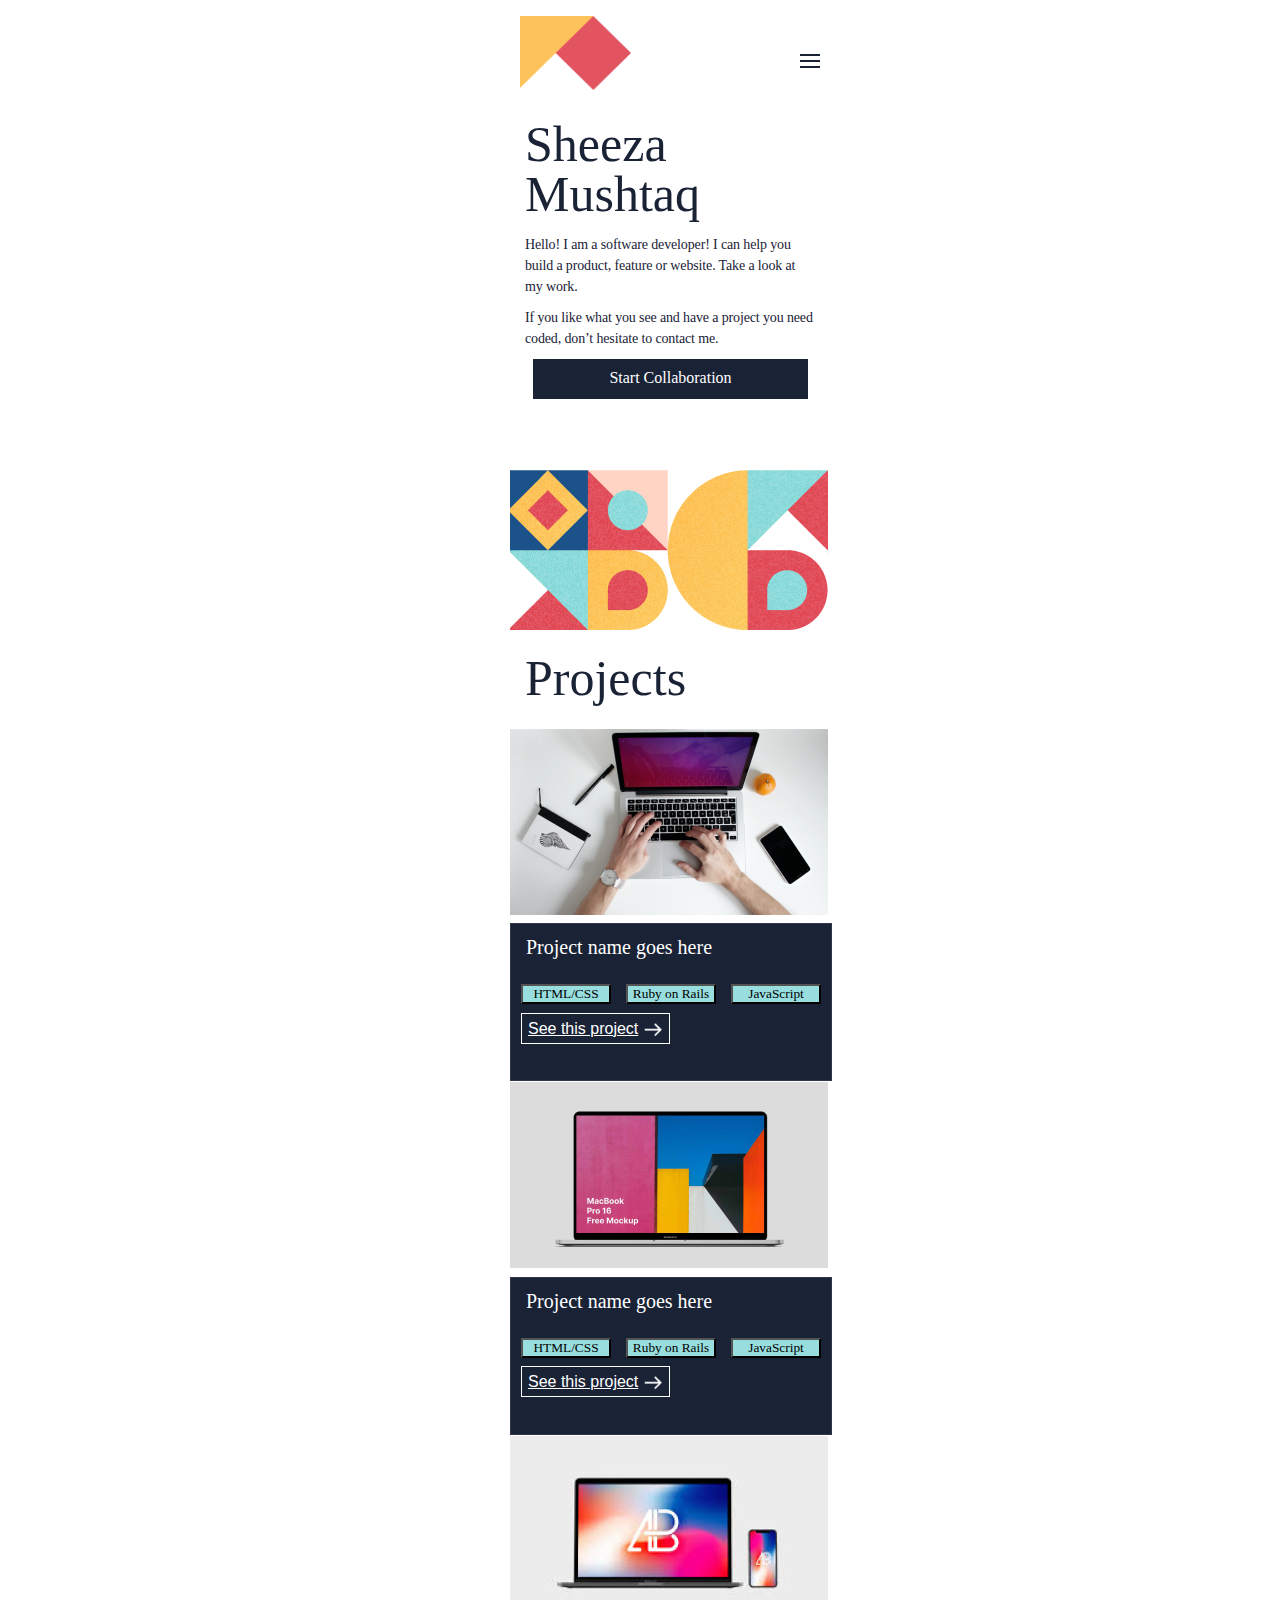
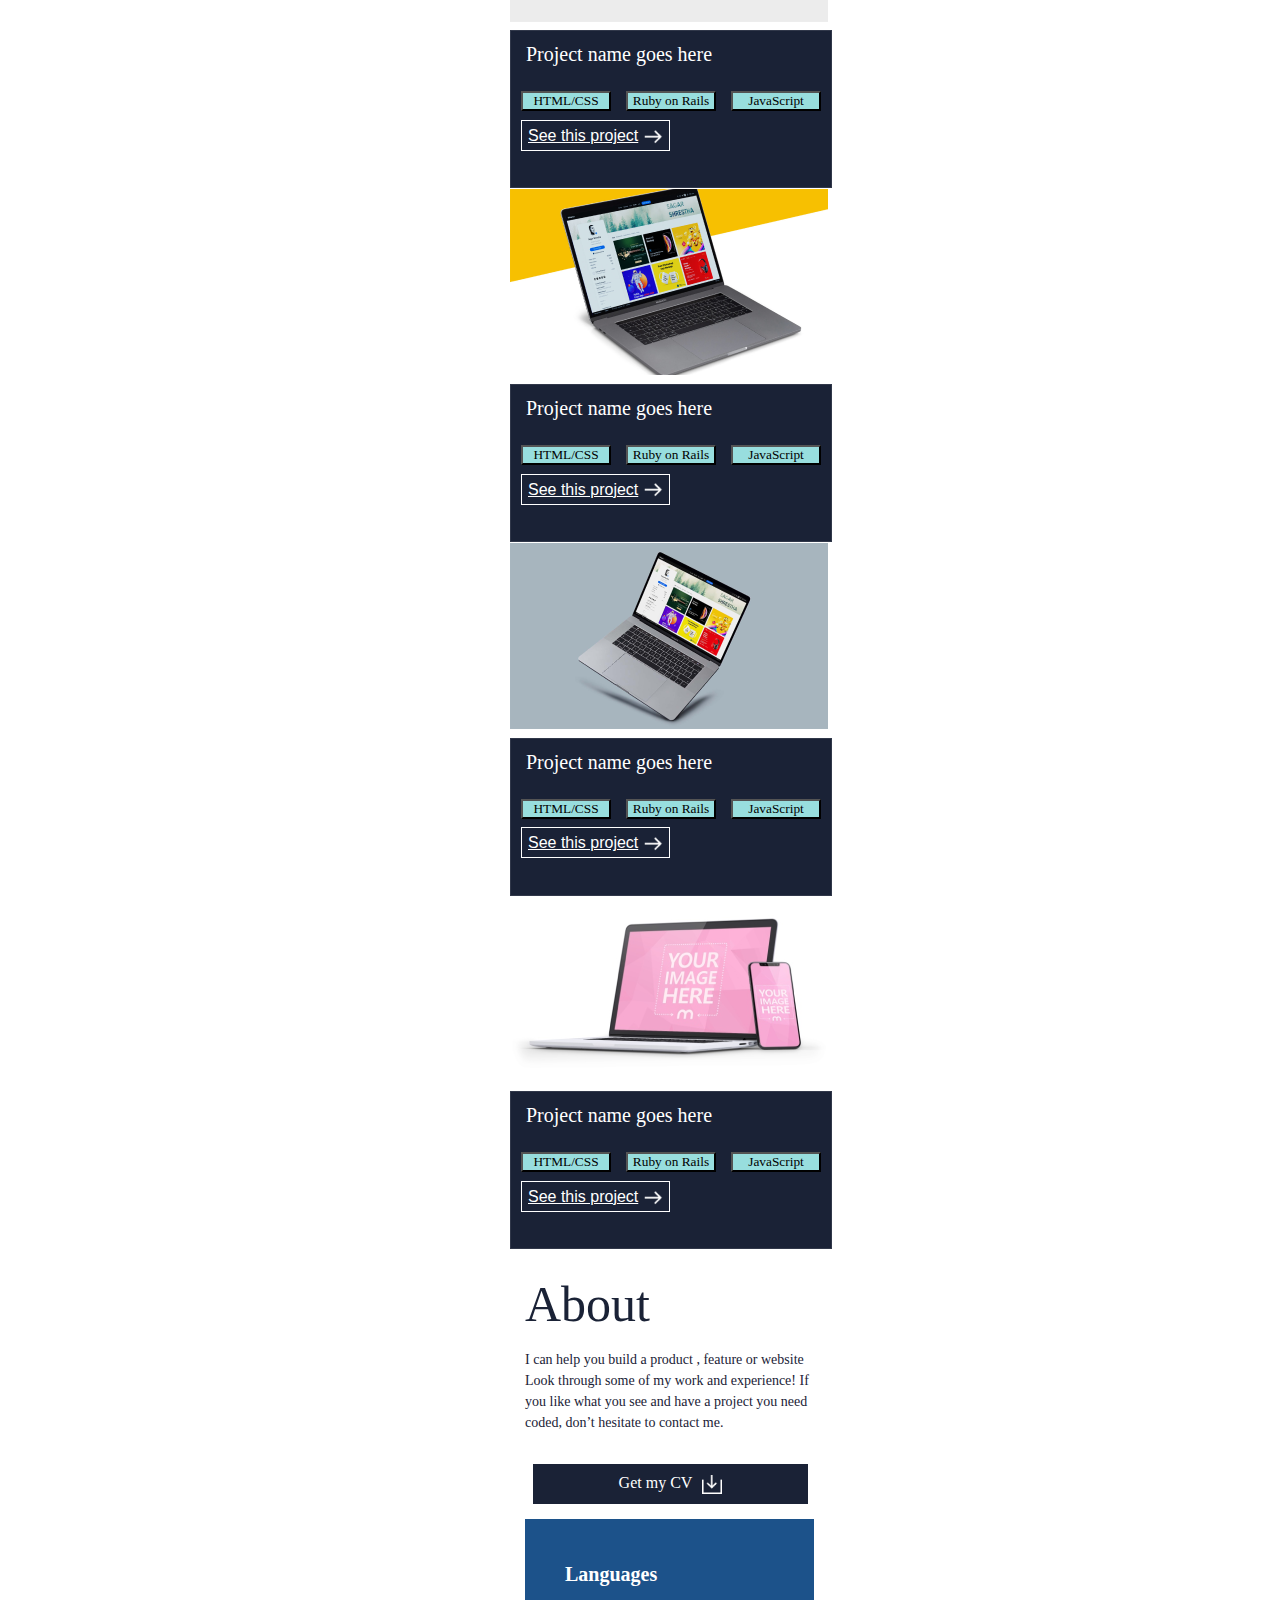
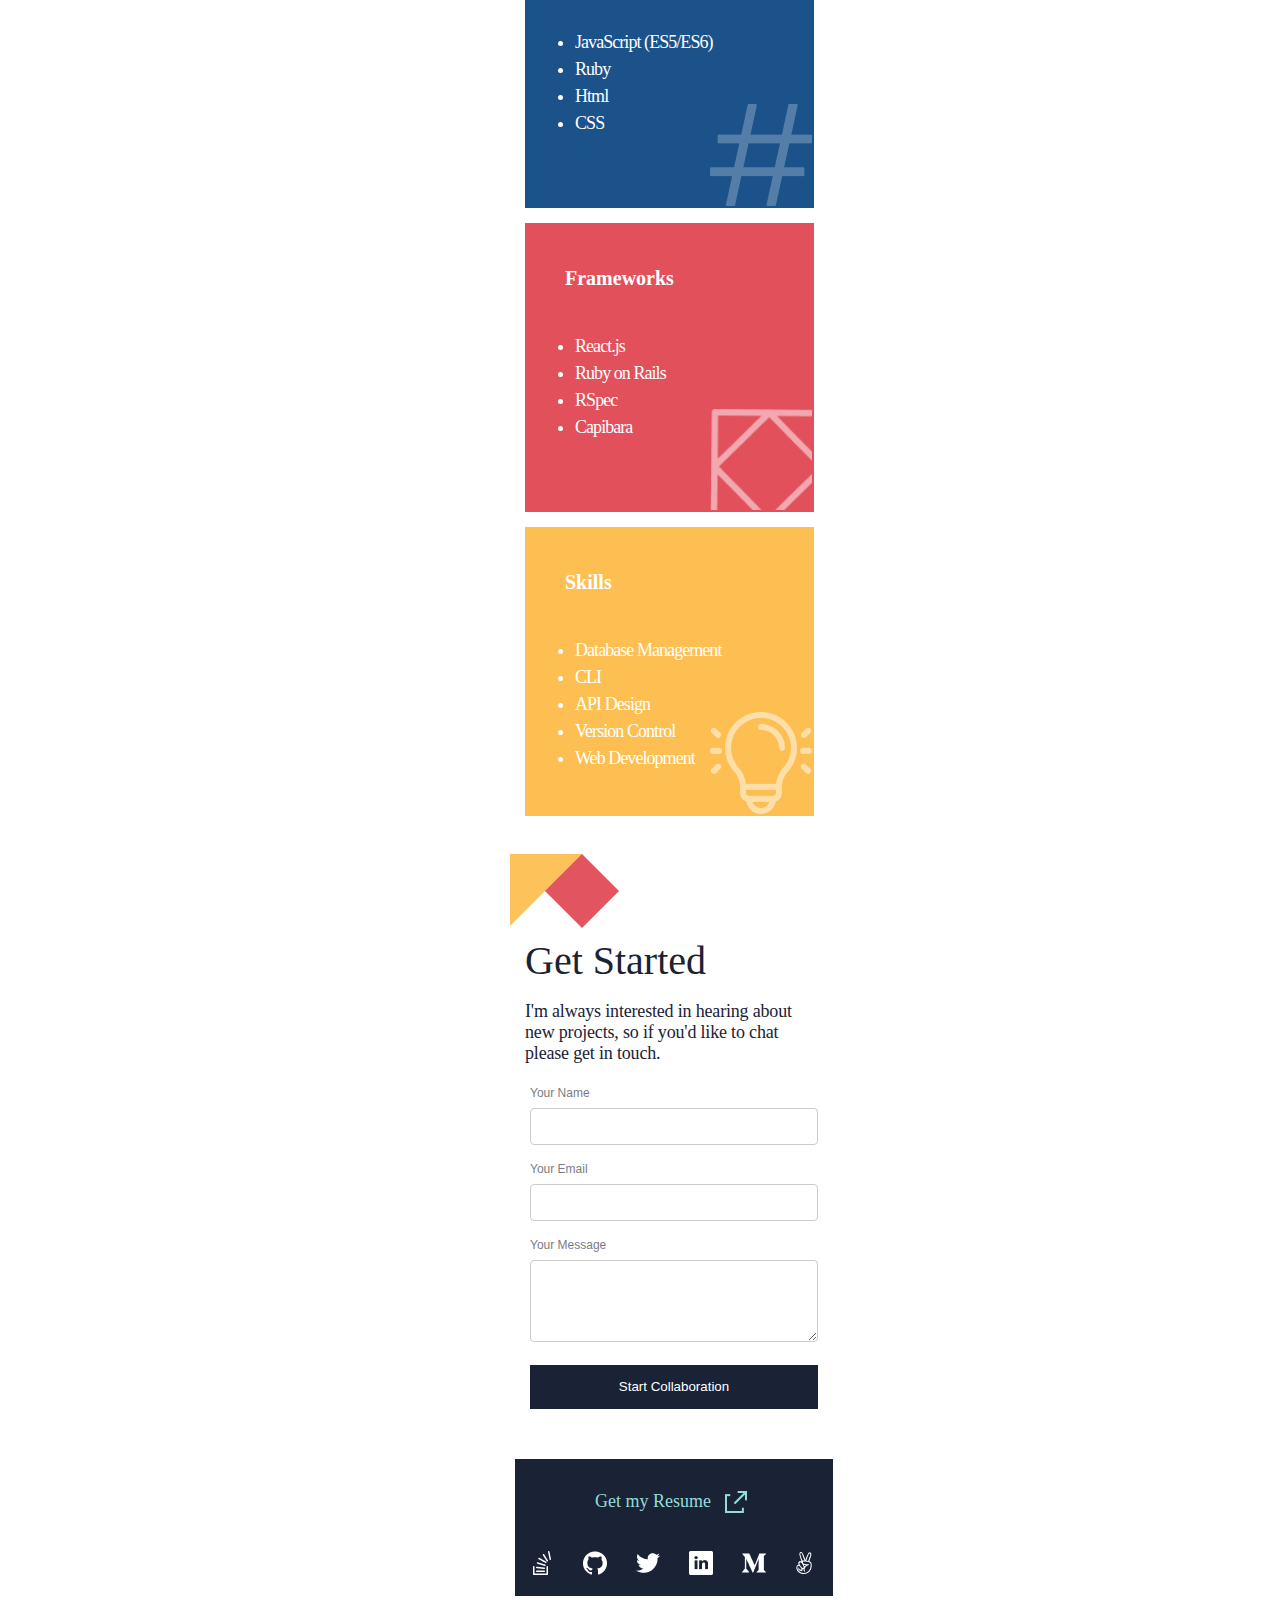
<file: index.html>
<!DOCTYPE html>
<html lang="en">
<head>
    <meta charset="UTF-8">
    <meta name="viewport" content="width=device-width, initial-scale=1.0">
    <title>Portfolio</title>
    <link rel="stylesheet" href="style.css">
</head>
<body>

    
    <header class="header">
        <div class="logo">
            <img src="images/image_geometry_1.png" alt="Logo">
        </div>
        <div class="menu-btn">
            <img src="images/ic_menu.png" alt="Menu button">
        </div>
    </header>


    <section class="intro">
        <h1>Sheeza Mushtaq</h1>
        <p>Hello! I am a software developer! I can help you build a product, feature or website. Take a look at my work.</p>
        <p>If you like what you see and have a project you need coded, don’t hesitate to contact me.</p>
        <a href="#" class="cta-button"><div class="btn-txt">Start Collaboration</div></a>
    </section>
      <div><img src="images/image_geometry_2.png" alt="Divider image"></div>

    <!-- Projects Section -->
    <section class="projects">
        <h1>Projects</h1>
         <div><img src="images/pr1.png" alt="Project 1 image"></div>
         <div class="project-1" ><h3>Project name goes here</h3>
           
            <ul class="horizontal-list">
                <li> <button class="pr-button">HTML/CSS</button></li>
                <li><button class="pr-button">Ruby on Rails</button></li>
                <li><button class="pr-button">JavaScript</button></li>
            </ul>
            <a class="view-pr" href="#">See this project<img src="images/ic_arrow_right.png"></a>
        </div>
        <div><img src="images/pr2.png" alt="Project 2 image"></div>
        <div class="project-1" ><h3>Project name goes here</h3>
          
           <ul class="horizontal-list">
               <li> <button class="pr-button">HTML/CSS</button></li>
               <li><button class="pr-button">Ruby on Rails</button></li>
               <li><button class="pr-button">JavaScript</button></li>
           </ul>
           <a class="view-pr" href="#">See this project<img src="images/ic_arrow_right.png"></a>
       </div>

       <div><img src="images/pr3.png" alt="Project 3 image"></div>
       <div class="project-1" ><h3>Project name goes here</h3>
         
          <ul class="horizontal-list">
              <li> <button class="pr-button">HTML/CSS</button></li>
              <li><button class="pr-button">Ruby on Rails</button></li>
              <li><button class="pr-button">JavaScript</button></li>
          </ul>
          <a class="view-pr" href="#">See this project<img src="images/ic_arrow_right.png"></a>
      </div>

      <div><img src="images/pr4.png" alt="Project 4 image"></div>
      <div class="project-1" ><h3>Project name goes here</h3>
        
         <ul class="horizontal-list">
             <li> <button class="pr-button">HTML/CSS</button></li>
             <li><button class="pr-button">Ruby on Rails</button></li>
             <li><button class="pr-button">JavaScript</button></li>
         </ul>
         <a class="view-pr" href="#">See this project<img src="images/ic_arrow_right.png"></a>
     </div>

     <div><img src="images/pr5.png" alt="Project 5 image"></div>
     <div class="project-1" ><h3>Project name goes here</h3>
       
        <ul class="horizontal-list">
            <li> <button class="pr-button">HTML/CSS</button></li>
            <li><button class="pr-button">Ruby on Rails</button></li>
            <li><button class="pr-button">JavaScript</button></li>
        </ul>
        <a class="view-pr" href="#">See this project<img src="images/ic_arrow_right.png"></a>
    </div>


    <div><img src="images/pr6.png" alt="Project 6 image"></div>
    <div class="project-1" ><h3>Project name goes here</h3>
      
       <ul class="horizontal-list">
           <li> <button class="pr-button">HTML/CSS</button></li>
           <li><button class="pr-button">Ruby on Rails</button></li>
           <li><button class="pr-button">JavaScript</button></li>
       </ul>
       <a class="view-pr" href="#">See this project<img src="images/ic_arrow_right.png"></a>
   </div>


    </section>

    <section class="about">
        <h1>About</h1>
        <p>I can help you build a product , feature or website Look through some of my work and experience! If you like what you see and have a project you need coded, don’t hesitate to contact me.</p>
        <a href="#" class="cta-button"><div class="btn-txt">Get my CV<img  src="images/ic_download.png"></div></a>
    
    
        <section class="languages">
            <h2>Languages</h2>
            <ul class="lan-list">
                <li>JavaScript (ES5/ES6)</li>
                <li>Ruby</li>
                <li>Html</li>
                <li>CSS</li>
            
            </ul>
         <img  src="images/lan1.png">
            
        </section>

        <section class="frameworks">
           
            <h2>Frameworks</h2>
            <ul class="lan-list">
            <li>React.js</li>
            <li>Ruby on Rails</li>
            <li>RSpec</li>
            <li>Capibara</li>
        
            </ul>
            <img  src="images/framework.png">
        </section>
 
        <section class="skills">
           
            <h2>Skills</h2>
            <ul class="lan-list">
            <li>Database Management</li>
            <li>CLI</li>
            <li>API Design</li>
            <li>Version Control</li>
            <li>Web Development</li>
        
            </ul>
            <img  src="images/ic_skills.png">
        </section>


    </section>

    

    <section class="contact-form">
        
        <img src="images/image_geometry_1.png" alt="Logo">
        <h1>Get Started</h1>
        <p>I'm always interested in hearing about new projects, so if you'd like to chat please get in touch.</p>

        <div class="form-container">
            <form action="#" method="post">
                <div class="form-group">
                    <label for="name">Your Name</label>
                    <input type="text" id="name" name="name" required>
                </div>
                <div class="form-group">
                    <label for="email">Your Email</label>
                    <input type="email" id="email" name="email" required>
                </div>
                <div class="form-group">
                    <label for="message">Your Message</label>
                    <textarea id="message" name="message" rows="4" required></textarea>
                </div>
                <button type="submit" class="submit-button">Start Collaboration</button>
            </form>
        </div>
    
    </section>

    <footer>
    
        <h3 >Get my Resume</h3>
        <div class="res-icon">
        <img src="images/ic_link_teal.png" alt="icon for resume">
        </div>
        <div class="social-icons">
            <img src="images/Group 75.png" alt="social media icons">
        </div>
    </footer>

        
    

</body>
</html>
</file>
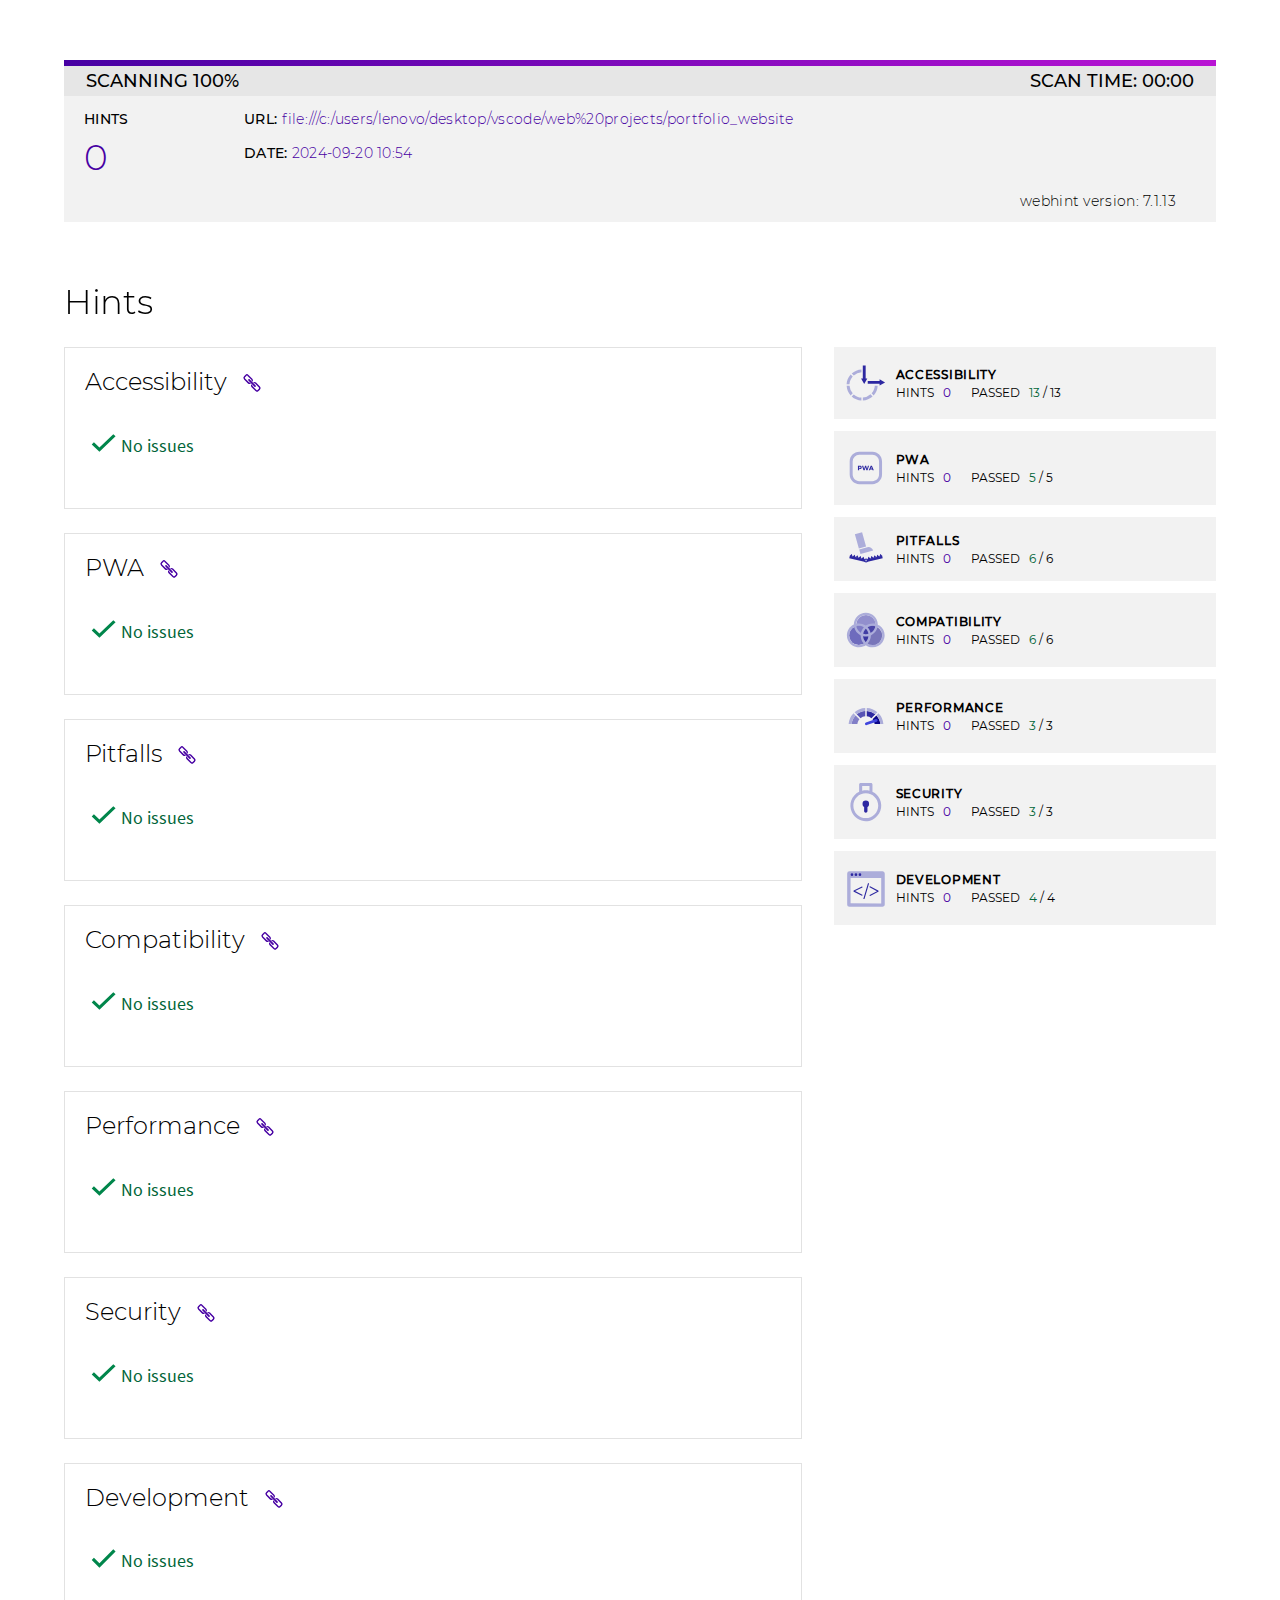
<file: hint-report/file--C--Users-Lenovo-Desktop-VSCode-web%20projects-portfolio_website.html>
<!DOCTYPE html>
<html lang="en">
<head>
    <meta charset="utf-8">
    <title>Webhint</title>
    <meta name="viewport" content="width=device-width, initial-scale=1">
    
    
        <link rel="icon" href="[data-uri]">
    



    
        <style>
            /* Content from file: styles/fonts.css */
            @font-face {
    font-family: "Montserrat";
    font-style: normal;
    font-weight: 300;
    src: local("Montserrat Light"), local("Montserrat-Light"), url('[data-uri]') format("woff2"), url('[data-uri]') format("woff");
    unicode-range: U+0000-00FF, U+0131, U+0152-0153, U+02BB-02BC, U+02C6, U+02DA, U+02DC, U+2000-206F, U+2074, U+20AC, U+2122, U+2191, U+2193, U+2212, U+2215, U+FEFF, U+FFFD;
}

@font-face {
    font-family: "Montserrat";
    font-style: normal;
    font-weight: 400;
    src: local("Montserrat Regular"), local("Montserrat-Regular"), url('[data-uri]') format("woff2"), url('[data-uri]') format("woff");
    unicode-range: U+0000-00FF, U+0131, U+0152-0153, U+02BB-02BC, U+02C6, U+02DA, U+02DC, U+2000-206F, U+2074, U+20AC, U+2122, U+2191, U+2193, U+2212, U+2215, U+FEFF, U+FFFD;
}

@font-face {
    font-family: "Montserrat";
    font-style: normal;
    font-weight: 500;
    src: local("Montserrat Medium"), local("Montserrat-Medium"), url('[data-uri]') format("woff2"), url('[data-uri]') format("woff");
    unicode-range: U+0000-00FF, U+0131, U+0152-0153, U+02BB-02BC, U+02C6, U+02DA, U+02DC, U+2000-206F, U+2074, U+20AC, U+2122, U+2191, U+2193, U+2212, U+2215, U+FEFF, U+FFFD;
}

@font-face {
    font-family: "Source Sans Pro";
    font-style: normal;
    font-weight: 400;
    src: local("Source Sans Pro Regular"), local("SourceSansPro-Regular"), url('[data-uri]') format("woff2"), url('[data-uri]') format("woff");
    unicode-range: U+0000-00FF, U+0131, U+0152-0153, U+02BB-02BC, U+02C6, U+02DA, U+02DC, U+2000-206F, U+2074, U+20AC, U+2122, U+2191, U+2193, U+2212, U+2215, U+FEFF, U+FFFD;
}

        </style>
    
        <style>
            /* Content from file: styles/base.css */
            /*
 *	BASE
 * =============================================
 */

* {
    box-sizing: border-box;
    margin: 0;
    padding: 0;
}

a {
    text-decoration: none;
}

a:hover {
    text-decoration: underline;
}

button, input, select {
    font: inherit;
}

img {
    border: 0;
}

/* Style focusable elements that need focus ring. Others reset and receive border styles in controls/color.css */
a:focus,
li:focus,
ul:focus,
button:focus,
summary:focus,
[tabindex="0"]:focus {
    outline: 1px dashed;
}

/*
Vertical rhythm
Sets a margin on select block level elements that have a previous sibling.
 */

* + p,
* + ol,
* + ul,
* + dl,
* + fieldset,
* + label,
* + pre,
* + blockquote,
* + img {
    margin-top: 2.4rem;
}

        </style>
    
        <style>
            /* Content from file: styles/controls.css */
            /*
 * BUTTONS
 * ---------------------------------------------
 */

button,
a.button {
    min-width: 16rem;
    max-width: 100%;
    border: 1px solid transparent;

    /* needed to override Chrome styles */
    border-radius: 0;
    padding: 1.2rem 1.6rem;

    color: #fff;
    letter-spacing: .1rem;
    text-transform: uppercase;

    overflow: hidden;
    white-space: nowrap;
    text-overflow: ellipsis;

    /* needed for .button as doesn’t always get default control behaviours */
    display: inline-block;
    text-align: center;
    cursor: pointer;
}

button:hover,
button:focus,
.button:hover,
.button:focus {
    border-color: hsla(0, 0%, 0%, .4);
}

button:active,
.button:active {
    border-color: transparent;
    background-color: hsla(0, 0%, 0%, .4);
}

        </style>
    
        <style>
            /* Content from file: styles/type.css */
            /*
 * TYPOGRAPHY
 * =============================================
 */

/*
    Base font size: 10px for easy rem to px conversion.
    Use % so if user increases their default font-size, it doesn’t wipe that out
*/
html {
    font-size: 62.5%;
}

/* use em rather than rem due to IE9–10 rem in font shorthand bug. */
body {
    font: 1.8em/1.4 base, "Source Sans Pro", Verdana, sans-serif;
}

/*	Headings and Captions */

/* only elements get top margin. Semantic classes only get the font/text styles */
h1,
h2,
h3,
h4,
h5,
button,
legend,
.headline,
.heading,
.subheading,
.title,
.subtitle,
.subtitle--alt,
.caption--alt,
.button,
.button--alt,
.scan-heading,
.category,
.rule-list,
.rule-title,
.rule-tile__category,
[class*="-badge"],
.scan-overview,
.docs-button,
.anchor-top,
.feature__cta {
    font-family: "Montserrat", sans-serif;
}


h1,
h2,
.headline,
.heading,
.scan-heading {
    letter-spacing: -.01em;

    position: relative;
    max-width: 64rem;
    z-index: 1;
}

.headline::before,
.heading::before {
    content: "";
    position: absolute;
    left: 0;
    top: -.5rem;
    height: .5rem;
    width: 5rem;
}

h1,
h2,
h3,
h6,
caption,
.headline,
.heading,
.subheading,
.title,
.subcaption {
    font-weight: 300;
    line-height: 1.2;
}

h3,
h4,
.title,
.subtitle,
.subtitle--alt {
    font-weight: 300;
}

h2,
.subheading {
    font-size: 2.6rem;
}

h3,
.title,
.scan-heading {
    font-size: 2rem;
}

h4,
caption,
.subtitle {
    font-size: 1.8rem;
}

@media (min-width: 48em) {

    h2,
    .subheading {
        font-size: 3.4rem;
    }

    h3,
    .title {
        font-size: 2.4rem;
    }

    h4,
    caption,
    .subtitle {
        font-size: 2rem;
    }

}

/* Maximum line lengths */
details,
p,
li {
    max-width: 64rem;
}

        </style>
    
        <style>
            /* Content from file: styles/layouts.css */
            /*
 * LAYOUTS
 * =============================================
 * @Dependencies: base.css, structure.css
 */

.container::after,
.layout::after,
.module::after {
    display: block;
    clear: both;
    content: "";
}

.layout {
    margin-right: 0;
    margin-left: 0;
}

.module {
    margin-top: 2.4rem;
    width: 100%;
}

.module:first-child {
    margin-top: 0;
}

@media (min-width: 33.75em) {

    .layout {
        margin-right: -1.2rem;
        margin-left: -1.2rem;
    }

    .module {
        float: left;
        padding-right: 1.2rem;
        padding-left: 1.2rem;
    }

}

@media (min-width: 48em) {

    .layout {
        margin-left: -1.6rem;
        margin-right: -1.6rem;
    }

    .module {
        padding-right: 1.6rem;
        padding-left: 1.6rem;
    }

}

/* Primary + Secondary */

@media (min-width: 48em) {

    .module--primary,
    .module--secondary {
        float: left;
        width: 50%;
        margin-top: 0;
    }

    .layout--basic--alt .module--secondary,
    .layout--basic--offset--alt .module--secondary {
        float: right;
    }

}

@media (min-width: 60em) {

    .layout--basic .module--primary,
    .layout--basic--alt .module--primary {
        width: 62.5%;
    }

    .layout--basic .module--secondary,
    .layout--basic--alt .module--secondary {
        width: 33.333%;
    }

    .layout--basic--offset .module--primary,
    .layout--basic--offset--alt .module--primary {
        width: 58.333%;
    }

    .layout--basic--offset .module--secondary,
    .layout--basic--offset--alt .module--secondary {
        width: 37.5%;
    }

}

        </style>
    
        <style>
            /* Content from file: styles/structure.css */
            /*
 * BASIC STRUCTURE
 * =============================================
 * @Dependencies: base.css
 */

body {
    overflow-x: hidden;
}

/* Limit widths */
hr,
.container {
    max-width: 144rem;
}

/* Standard sections and subsections */
.section,
hr {
    margin-top: 4.8rem;
}



/*
Containing element goes INSIDE sections,
as some sections are full-bleed on the page.
 */

.container {
    width: 100%;
    padding-right: 1rem;
    padding-left: 1rem;
}

.container .container,
.container hr {
    width: auto;
}

@media (min-width: 48em) {

    .content > header,
    .section,
    hr {
        margin-top: 6rem;
    }

}

/* @TODO: Revert to 56.2em when extensions is removed from header */
@media (min-width: 58em) {

    hr,
    .container {
        width: 90%;
        margin-right: auto;
        margin-left: auto;
        padding-right: 0;
        padding-left: 0;
    }

}

        </style>
    
        <style>
            /* Content from file: styles/anchor-top.css */
            a.anchor-top {
    position: fixed;
    right: 2.4rem;
    bottom: 2.4rem;

    width: 5rem;
    height: 6rem;

    padding: 3.3rem 1.2rem 1rem 1.2rem;

    font-size: 1.3rem;
    background: hsla(266, 100%, 32%, .7);
    color: #fff;
    text-transform: uppercase;

    border-radius: .4rem;
}

a.anchor-top:hover, a.anchor-top:focus {
    background: hsla(266, 100%, 32%, .8);
    text-decoration: none;
}

a.anchor-top:focus {
    outline: 1px dashed #4700a3;
}

a.anchor-top:active {
    background: hsla(266, 100%, 32%, 1);
}

a.anchor-top::before {
    content: url('[data-uri]');
    display: inline-block;
    position: absolute;
    width: 2.5rem;
    top: 1.4rem;
    left: 0;
    padding: 0 1.25rem;
}

        </style>
    
        <style>
            /* Content from file: styles/scan/scan-results.css */
            /*
* SCAN RESULTS
* =============================================
* @Dependencies: base.css, structure.css, type.css
*/

.menu-open {
    overflow: hidden;
}

/* SCAN OVERVIEW */

.scan-overview {
    margin-bottom: 2.4rem;
    width: 100%;
}

.scan-overview__status {
    background-color: #e6e6e6;
    display: flex;
    font-size: 1.8rem;
    font-weight: 500;
    justify-content: space-between;
    line-height: 1.8rem;
    margin: 0;
    padding: 1.2rem 2.2rem .6rem;
    position: relative;
    text-transform: uppercase;
}

.scan-overview__status * {
    margin-top: 0;
}

.scan-overview__progress-bar {
    background-image: linear-gradient(270deg, #4700a3, #b914d4);
    background-size: 300%;
    height: 6px;
    left: 0;
    position: absolute;
    top: 0;
    transition: width 1s 0s linear;
    width: 0;
    animation: progressBarAnimation 2s ease infinite;
}

.scan-overview__progress-bar.end-animation {
    animation: none;
    background-size: 100%;
    background-image: linear-gradient(to right, #4700a3, #b914d4);
}

@keyframes progressBarAnimation {

    0% {
        background-position: 0% 50%
    }
    50% {
        background-position: 100% 50%
    }
    100% {
        background-position: 0% 50%
    }

}

.scan-overview--details {
    background-color: #f2f2f2;
    padding: 1.4rem 2rem;
    position: relative;
}

.scan-overview--debug-details {
    display: flex;
}

.scan-overview__scan-time {
    display: none;
    margin: 0;
}

.scan-overview--version {
    margin-right: 2rem;
}

.scan-overview--version .scan-overview__subheader,
.scan-overview--config .scan-overview__subheader {
    text-transform: none;
}

.scan-overview__subheader {
    font-size: 1.4rem;
    font-weight: 500;
    letter-spacing: .03rem;
    margin-top: 1.4rem;
    max-width: none;
    text-transform: uppercase;
}

.scan-overview__subheader span {
    color: #4700a3;
    font-weight: 300;
}

.scan-overview--debug-details .scan-overview__subheader {
    color: #000;
    font-weight: 300;
}

.scan-overview--debug-details .scan-overview__subheader span {
    color: #000;
}

.overview--url__url {
    text-transform: lowercase;
}

[class*="scan-overview__body--"] {
    font-size: 4.8rem;
    font-weight: 200;
    letter-spacing: .03rem;
    margin-right: 1rem;
    margin-top: .2rem;
    min-width: 15rem;
    text-transform: uppercase;
}

.scan-overview__body--purple {
    color: #4700a3;
}

.scan-overview__body__permalink {
    overflow-wrap: break-word;
    word-wrap: break-word;
}

.scan-overview__body__permalink .permalink-content {
    text-transform: none;
}

.permalink-copy {
    background-color: transparent;
    font-weight: 300;
    min-width: 2rem;
    padding: 0;
    text-align: left;
    white-space: normal;
}

.permalink-copy img {
    vertical-align: middle;
    width: 2rem;
}

.scan-overview__body__link {
    color: #000;
    display: inline-block;
    font-weight: 300;
}

@media (min-width: 33.75em) {

    .scan-overview--details {
        display: flex;
        justify-content: flex-start;
        padding-bottom: 4rem;
    }

    .scan-overview--more-details {
        display: flex;
        flex-wrap: wrap;
        justify-content: flex-start;
    }

    .scan-overview--scan-links {
        margin-right: 2rem;
    }

    .scan-overview__scan-time {
        display: block;
    }

    .scan-overview--scan-links .scan-overview__subheader {
        margin-bottom: 1.4rem;
    }

    .scan-overview--debug-details {
        bottom: 1rem;
        position: absolute;
        right: 2rem;
    }

    .scan-overview__subheader {
        margin-top: 0;
    }
}

@media (min-width: 58em) {
    [class*="scan-overview__body--"] {
        font-size: 3.6rem;
    }
}

/* OVERVIEW TILES */

.module.module--categories {
    margin-top: 0;
    width: 100%;
}

.rule-categories {
    position: fixed;
    left: 0;
    padding: 0 2rem;
    width: 100%;
    background-color: #fff;
    z-index: 5;
    bottom: calc(-100% + 5rem);
    height: calc(100% - 5rem);
    transition: bottom .5s ease-out;
}

.rule-categories.open {
    bottom: 5rem;
}

.rule-categories a {
    text-decoration: none;
}

.rule-tile--wrapper {
    border: 1px solid #979797;
    border-top: none;
    display: block;
}

.rule-tile--wrapper:first-child {
    border-top: 1px solid #979797;
}

.rule-tile {
    align-items: center;
    background-color: #f2f2f2;
    color: #000;
    display: flex;
    justify-content: space-evenly;
    padding: 1.2rem;
}

.rule-icon {
    margin-top: 0;
    max-width: 3.1rem;
    width: 100%;
}

a > .rule-tile:hover {
    background-color: rgba(64, 69, 221, 0.2);
    text-decoration: none;
}

.rule-tile__category {
    color: #000;
    flex: 1;
    font-size: 1.2rem;
    font-weight: 600;
    letter-spacing: .07rem;
    margin: 0 0 0 1rem;
    max-width: 19rem;
    text-transform: uppercase;
    white-space: nowrap;
}

.rule-tile__hints {
    color: #4700a3;
}

.rule-tile__passed {
    color: #006538;
}

.rule-tile__info {
    align-items: center;
    display: flex;
    flex-grow: 1;
    justify-content: space-between;
}

.rule-tile__results {
    display: flex;
    flex: 1;
    justify-content: space-around;
}

.rule-tile__result-wrapper {
    margin-left: 2.4rem;
    text-align: center;
}

.rule-tile__result-wrapper p {
    margin: 0;
}

.rule-tile__sub-category {
    /* move to type.css */
    font-family: "Montserrat", sans-serif;
    font-size: 1.4rem;
    font-weight: 500;
    flex: 1;
    text-transform: uppercase;
}

.show-categories {
    background-color: #4713a0;
    bottom: 0;
    height: 5rem;
    left: 0;
    position: fixed;
    text-transform: uppercase;
    width: 100%;
    z-index: 10;
}


@media (min-width: 33.75em) {

    .module.module--categories {
        float: none;
    }

    .rule-tile__category {
        font-size: 1.4rem;
    }

    .rule-tile__sub-category {
        font-size: 1.6rem;
        font-weight: 400;
    }

    .rule-icon {
        max-width: 4rem;
        max-height: 5rem;
    }

}

@media (min-width: 48em) {

    .module.module--categories {
        float: right;
        margin-top: 2.4rem;
        position: sticky;
        top: 1rem;
        width: 35%;
    }

    .module.module--results {
        width: 65%;
    }
    .show-categories {
        display: none;
    }

    .rule-categories {
        display: block;
        padding: 0;
        position: static;
    }

    .rule-tile {
        margin: 0 0 1.2rem;
    }

    .rule-tile--wrapper {
        border: none;
    }

    .rule-tile--wrapper:first-child {
        border-top: none;
    }

}

@media (min-width: 48em) and (max-width: 82.5em) {

    .rule-tile__info {
        flex-direction: column;
        justify-content: center;
        align-items: start;
    }

    .rule-tile__category {
        font-size: 1.2rem;
    }

    .rule-tile__results {
        justify-content: start;
        line-height: 1.3rem;
        margin-left: 1rem;
        width: 100%;
    }

    .rule-tile__result-wrapper {
        margin: 0;
    }

    .rule-tile__result-wrapper:first-child {
        margin-right: 2rem;
    }

    .rule-tile__result-wrapper p {
        display: inline-block;
    }

    .rule-tile__result-wrapper p span {
        margin-left: .5rem;
    }

    .rule-tile__sub-category {
        font-size: 1.2rem;
    }

}

/* SCAN DETAILS */

.rule-result {
    border: 1px solid #e2e2e2;
    margin-top: 2.4rem;
    padding: 2rem;
}

.rule-result--category {
    align-items: center;
    display: flex;
    justify-content: space-between;
    margin-bottom: 3.6rem;
}

.hint-link::after {
	position: absolute;
	content: url('[data-uri]');
	display: inline-block;
	width: 2rem;
	margin-top: .3rem;
	margin-left: 1.5rem;
}

.button-expand-all {
    background: rgba(255, 255, 255, 0) url('[data-uri]') 0 0 no-repeat;
    border: 0;
    color: #4700a3;
    font-size: 1.2rem;
    font-weight: 500;
    height: 2.2rem;
    letter-spacing: -.1px;
    line-height: 2.2rem;
    min-width: 0;
    padding: 0 0 0 3rem;
    position: relative;
}

.button-expand-all.closed {
    background-position: 0 -2.2rem;
}

.rule-result h3 {
    display: flex;
    text-transform: capitalize;
}

.rule-result--details {
    /* display: block; is necessary for Edge */
    display: block;
    margin-bottom: 3rem;
    max-width: none;
    width: 100%;
}

.rule-result--details > .rule-content {
    display: none;
}

.rule-result--details[open] > .rule-content {
    display: block;
}

.rule-title {
    cursor: pointer;
    font-size: 1.8rem;
    font-weight: 400;
    padding-left: 3rem;
    list-style: none;
}

.rule-title::-webkit-details-marker {
    display: none;
}

.rule-title::before {
    background: url('[data-uri]') no-repeat 0 -22px;
    content: "";
    height: 22px;
    position: absolute;
    width: 22px;
    margin-left: -3rem;
}

.rule-result--details[open] .rule-title::before {
    background-position: 0 0;
}

.rule-content {
    border-top: 1px solid #979797;
    display: flex;
    flex-flow: column;
    margin-top: .8rem;
}

.rule-result--details__hint-number {
    color: #4700a3;
}

.rule-result--details__hint-link,
.rule-result--details__hint-link:visited {
    color: #4700a3;
}

.rule-doc-buttons {
    background-color: #fff;
    padding-top: 1rem;
    position: sticky;
    top: 0;
    z-index: 1;
}

.rule-doc-button {
    background: #4700a3;
    display: inline-block;
    font-size: 1.4rem;
    font-weight: 500;
    padding: .6rem 3.5rem .6rem 1rem;
    position: relative;
    text-decoration: none;
}

.rule-doc-button,
.rule-doc-button:visited {
    color: #fff;
}

.rule-doc-button:nth-child(2) {
    margin-left: 1rem;
}

.rule-doc-icon {
    background: url('[data-uri]') no-repeat right center;
    height: 100%;
    position: absolute;
    right: 1rem;
    top: 0;
    width: 20px;
}

button {
    text-transform: none;
}

.rule-result--details__body {
    padding: 1.4rem 0;
    margin-left: 3rem;
}

.rule-result--details__body p {
    overflow-wrap: break-word;
    word-wrap: break-word;
}

.rule-result--details__body > * {
    margin-top: 2rem;
}

.rule-result--details__body code {
    background-color: hsla(238, 65%, 90%, .6);
    border-radius: .3rem;
    padding: .2rem .4rem;
}

.rule-result__code {
    background-color: #f4f4f4;
    margin-top: 3rem;
    padding: 2.4rem;
    /* Hanlde long urls */
    overflow-wrap: break-word;
    word-wrap: break-word;
    -ms-word-break: break-all;
    word-break: break-word;
    /* Adds a hyphen where the word breaks, if supported (No Blink) */
    -ms-hyphens: auto;
    -moz-hyphens: auto;
    -webkit-hyphens: auto;
    hyphens: auto;
}

.rule-result__code code {
    background-color: #f4f4f4;
}

/* RULE RESULT MESSAGES */

.rule-result__message--compiling {
    color: #4700a3;
    margin-top: -2.6rem;
}

.rule-result__message--compiling p,
.rule-result__message--compiling__loader {
    display: inline-block;
}

.rule-result__message--compiling p {
    padding-left: 1.6rem;
}

.rule-result__message--compiling__loader {
    animation: spin 2s linear infinite;
    border: 3px solid #f3f3f3;
    border-radius: 50%;
    border-top: 3px solid #4700a3;
    height: 2.5rem;
    width: 2.5rem;
}

.rule-result__doc--list {
    padding-left: 2rem;
    margin-top: 0;
}

/* RESULTS LOADER ANIMATION */

@keyframes spin {

    0% {
        transform: rotate(0deg);
    }
    100% {
        transform: rotate(360deg);
    }

}

.rule-result__message--passed {
    color: #006538;
    padding-left: 3.6rem;
}

.rule-result__message--passed::before {
    content: url('[data-uri]');
    height: .5rem;
    position: absolute;
    width: 2.5rem;
    margin-left: -3rem;
}

/* INTEGRATION MESSAGES */

.rule-result--details__footer-msg {
    margin: 2.4rem 0 2.4rem 3rem;
}

.rule-result--details__footer-msg p {
    display: inline-block;
}

.rule-result--details__footer-msg img {
    margin-left: 1.2rem;
    margin-top: 0;
    vertical-align: middle;
    width: 15rem;
}

.rule-result--details__footer-msg img.axe-logo {
    width: 7rem;
}

/* SCAN QUEUE */

.scan-queue-bg-wrap {
    background-color: #3035a6;
    color: #fff;
    padding-bottom: 6rem;
}

.scan-queue-bg-wrap .breadcrumb ul,
.scan-queue-bg-wrap .breadcrumb ul a,
.scan-queue-bg-wrap > .subtitle {
    color: #fff;
}

.scan-queue__permalink {
    background-color: #fff;
    color: #000;
    max-width: 64rem;
    margin: 2.4rem 0;
    padding: 2.4rem;
    word-break: break-all;
}

/* SCAN ERROR */

.scanner-cta {
    position: relative;
}

.scanner-cta__link::after {
    content: url('[data-uri]');
    display: inline-block;
    left: 21rem;
    margin-top: .2rem;
    position: absolute;
    width: .8rem;
}

.scan-error {
    margin-top: 2.4rem;
}

/* PRINT STYLES */

@media print {

    .rule-categories {
        position: relative;
        margin: 1.2rem 0 0 0;
        padding: 0;
    }

    .show-categories {
        display: none;
    }

    .rule-tiles {
        padding: .6rem 1.2rem;
    }

    .button-expand-all {
        display: none;
    }

    .rule-doc-buttons {
        position: relative;
    }

    .rule-doc-button,
    .rule-doc-button:nth-child(2) {
        border: 1px solid #4700a3;
        color: #4700a3;
        background-color: #fff;
        padding: .6rem;
    }

    .rule-doc-icon {
        display: none;
    }

    .rule-result--details,
    .rule-result--details__hint-link,
    .rule-result--details__footer-msg {
        font-size: 75%;
    }

    .rule-result--details__body {
        border-top: 1px solid #d6d6d6;
    }

    .rule-content div:nth-child(2) {
        border-top: none;
    }

    .rule-result--details__body p {
        margin: .6rem 0 0 0;
    }

    .rule-result__code {
        border: 1px solid #d6d6d6;
        margin: 1.2rem 0 0 0;
        padding: 1.2rem;
    }

    .rule-result--details__footer-msg {
        margin: .6rem 0 1.2rem 3rem;
    }

    .rule-result--details__footer-msg img.axe-logo {
        width: 3rem;
    }

    .rule-title {
        padding-left: 0;
    }

    .hint-link::after,
    .rule-title::before {
        display: none;
    }

}

        </style>
    
        <style>
            /* Content from file: styles/highlight/default.min.css */
            .hljs{display:block;overflow-x:auto;padding:0.5em;background:#F0F0F0}.hljs,.hljs-subst{color:#444}.hljs-comment{color:#888888}.hljs-keyword,.hljs-attribute,.hljs-selector-tag,.hljs-meta-keyword,.hljs-doctag,.hljs-name{font-weight:bold}.hljs-type,.hljs-string,.hljs-number,.hljs-selector-id,.hljs-selector-class,.hljs-quote,.hljs-template-tag,.hljs-deletion{color:#880000}.hljs-title,.hljs-section{color:#880000;font-weight:bold}.hljs-regexp,.hljs-symbol,.hljs-variable,.hljs-template-variable,.hljs-link,.hljs-selector-attr,.hljs-selector-pseudo{color:#BC6060}.hljs-literal{color:#78A960}.hljs-built_in,.hljs-bullet,.hljs-code,.hljs-addition{color:#397300}.hljs-meta{color:#1f7199}.hljs-meta-string{color:#4d99bf}.hljs-emphasis{font-style:italic}.hljs-strong{font-weight:bold}
        </style>
    
</head>
<body>
    <div class="section container">
    <div class="scan-overview" data-id="1726829699720" id="main">
        <div class="scan-overview__status">
            <div id="scan-percentage-bar" class="scan-overview__progress-bar end-animation" style="width: 100%"></div>
            <p>scanning <span id="scan-percentage">100%</span></p>
            <p class="scan-overview__scan-time">
                scan time: <span id="scan-time">00:00</span>
            </p>
        </div>
        <div class="scan-overview--details">
            <div class="scan-overview--hints">
                <p class="scan-overview__subheader">hints</p>
                <p class="scan-overview__body--purple large" id="total-hints">0</p>
            </div>
            <div class="scan-overview--more-details">
                <div class="scan-overview--scan-links">
                    <div class="scan-overview--url">
                        <p class="scan-overview__subheader">url: <span class="overview--url__url">file:///C:/Users/Lenovo/Desktop/VSCode/web%20projects/portfolio_website</span></p>
                    </div>
                    
                        <div class="scan-overview--time-stamp">
                            <p class="scan-overview__subheader">Date: <span id="scan-date" class="overview--time-stamp__time-stamp" data-date="2024-09-20T10:54:59.695Z">2024-09-20T10:54:59.695Z</span></p>
                        </div>
                    
                </div>
                
            </div>
            <div class="scan-overview--debug-details">
                <div class="scan-overview--version">
                    <p class="scan-overview__subheader">webhint version: <span id="version">7.1.13</span></p>
                </div>
                
            </div>
        </div>
    </div>
    
    <section id="results-container" class="section container" aria-labelledby="hints" aria-live="polite">
        <h2 id="hints">Hints</h2>
        <div class="layout layout--basic--offset--alt">
            <div class="module module--secondary module--categories">
                <button aria-control="categories-list" class="show-categories" id="show-categories">Jump to category</button>
                <div class="rule-categories" id="categories-list">
                                            <a class="rule-tile--wrapper" id="summary-accessibility" href="#category-accessibility">
    <div class="rule-tile">
        <img src="[data-uri]" class="rule-icon" alt="" role="presentation">
        <div class="rule-tile__info">
            <p class="rule-tile__category">Accessibility</p>
            <div class="rule-tile__results">
                <div class="rule-tile__result-wrapper">
                    <p class="rule-tile__sub-category">hints</p>
                    <p class="rule-tile__sub-category rule-tile__hints"><span>0</span></p>
                </div>
                <div class="rule-tile__result-wrapper">
                    <p class="rule-tile__sub-category">passed</p>
                    <p class="rule-tile__sub-category"><span class="rule-tile__passed">13</span>&nbsp;/&nbsp;13</p>
                </div>
            </div>
        </div>
    </div>
</a>

                                            <a class="rule-tile--wrapper" id="summary-pwa" href="#category-pwa">
    <div class="rule-tile">
        <img src="[data-uri]" class="rule-icon" alt="" role="presentation">
        <div class="rule-tile__info">
            <p class="rule-tile__category">PWA</p>
            <div class="rule-tile__results">
                <div class="rule-tile__result-wrapper">
                    <p class="rule-tile__sub-category">hints</p>
                    <p class="rule-tile__sub-category rule-tile__hints"><span>0</span></p>
                </div>
                <div class="rule-tile__result-wrapper">
                    <p class="rule-tile__sub-category">passed</p>
                    <p class="rule-tile__sub-category"><span class="rule-tile__passed">5</span>&nbsp;/&nbsp;5</p>
                </div>
            </div>
        </div>
    </div>
</a>

                                            <a class="rule-tile--wrapper" id="summary-pitfalls" href="#category-pitfalls">
    <div class="rule-tile">
        <img src="[data-uri]" class="rule-icon" alt="" role="presentation">
        <div class="rule-tile__info">
            <p class="rule-tile__category">Pitfalls</p>
            <div class="rule-tile__results">
                <div class="rule-tile__result-wrapper">
                    <p class="rule-tile__sub-category">hints</p>
                    <p class="rule-tile__sub-category rule-tile__hints"><span>0</span></p>
                </div>
                <div class="rule-tile__result-wrapper">
                    <p class="rule-tile__sub-category">passed</p>
                    <p class="rule-tile__sub-category"><span class="rule-tile__passed">6</span>&nbsp;/&nbsp;6</p>
                </div>
            </div>
        </div>
    </div>
</a>

                                            <a class="rule-tile--wrapper" id="summary-compatibility" href="#category-compatibility">
    <div class="rule-tile">
        <img src="[data-uri]" class="rule-icon" alt="" role="presentation">
        <div class="rule-tile__info">
            <p class="rule-tile__category">Compatibility</p>
            <div class="rule-tile__results">
                <div class="rule-tile__result-wrapper">
                    <p class="rule-tile__sub-category">hints</p>
                    <p class="rule-tile__sub-category rule-tile__hints"><span>0</span></p>
                </div>
                <div class="rule-tile__result-wrapper">
                    <p class="rule-tile__sub-category">passed</p>
                    <p class="rule-tile__sub-category"><span class="rule-tile__passed">6</span>&nbsp;/&nbsp;6</p>
                </div>
            </div>
        </div>
    </div>
</a>

                                            <a class="rule-tile--wrapper" id="summary-performance" href="#category-performance">
    <div class="rule-tile">
        <img src="[data-uri]" class="rule-icon" alt="" role="presentation">
        <div class="rule-tile__info">
            <p class="rule-tile__category">Performance</p>
            <div class="rule-tile__results">
                <div class="rule-tile__result-wrapper">
                    <p class="rule-tile__sub-category">hints</p>
                    <p class="rule-tile__sub-category rule-tile__hints"><span>0</span></p>
                </div>
                <div class="rule-tile__result-wrapper">
                    <p class="rule-tile__sub-category">passed</p>
                    <p class="rule-tile__sub-category"><span class="rule-tile__passed">3</span>&nbsp;/&nbsp;3</p>
                </div>
            </div>
        </div>
    </div>
</a>

                                            <a class="rule-tile--wrapper" id="summary-security" href="#category-security">
    <div class="rule-tile">
        <img src="[data-uri]" class="rule-icon" alt="" role="presentation">
        <div class="rule-tile__info">
            <p class="rule-tile__category">Security</p>
            <div class="rule-tile__results">
                <div class="rule-tile__result-wrapper">
                    <p class="rule-tile__sub-category">hints</p>
                    <p class="rule-tile__sub-category rule-tile__hints"><span>0</span></p>
                </div>
                <div class="rule-tile__result-wrapper">
                    <p class="rule-tile__sub-category">passed</p>
                    <p class="rule-tile__sub-category"><span class="rule-tile__passed">3</span>&nbsp;/&nbsp;3</p>
                </div>
            </div>
        </div>
    </div>
</a>

                                            <a class="rule-tile--wrapper" id="summary-development" href="#category-development">
    <div class="rule-tile">
        <img src="[data-uri]" class="rule-icon" alt="" role="presentation">
        <div class="rule-tile__info">
            <p class="rule-tile__category">Development</p>
            <div class="rule-tile__results">
                <div class="rule-tile__result-wrapper">
                    <p class="rule-tile__sub-category">hints</p>
                    <p class="rule-tile__sub-category rule-tile__hints"><span>0</span></p>
                </div>
                <div class="rule-tile__result-wrapper">
                    <p class="rule-tile__sub-category">passed</p>
                    <p class="rule-tile__sub-category"><span class="rule-tile__passed">4</span>&nbsp;/&nbsp;4</p>
                </div>
            </div>
        </div>
    </div>
</a>

                    
                </div>
            </div>
            <div class="module module--primary module--results">
                                    <section class="rule-result" id="accessibility">
    <div class="rule-result--category">
        <h3 id="category-accessibility">Accessibility <a href="#category-accessibility" class="hint-link" title="Accessibility"></a></h3>
        
    </div>
    
        <div class="rule-result--details">
    <div class="rule-result__message--passed">
        <p>No issues</p>
    </div>
</div>

    
</section>

                                    <section class="rule-result" id="pwa">
    <div class="rule-result--category">
        <h3 id="category-pwa">PWA <a href="#category-pwa" class="hint-link" title="PWA"></a></h3>
        
    </div>
    
        <div class="rule-result--details">
    <div class="rule-result__message--passed">
        <p>No issues</p>
    </div>
</div>

    
</section>

                                    <section class="rule-result" id="pitfalls">
    <div class="rule-result--category">
        <h3 id="category-pitfalls">Pitfalls <a href="#category-pitfalls" class="hint-link" title="Pitfalls"></a></h3>
        
    </div>
    
        <div class="rule-result--details">
    <div class="rule-result__message--passed">
        <p>No issues</p>
    </div>
</div>

    
</section>

                                    <section class="rule-result" id="compatibility">
    <div class="rule-result--category">
        <h3 id="category-compatibility">Compatibility <a href="#category-compatibility" class="hint-link" title="Compatibility"></a></h3>
        
    </div>
    
        <div class="rule-result--details">
    <div class="rule-result__message--passed">
        <p>No issues</p>
    </div>
</div>

    
</section>

                                    <section class="rule-result" id="performance">
    <div class="rule-result--category">
        <h3 id="category-performance">Performance <a href="#category-performance" class="hint-link" title="Performance"></a></h3>
        
    </div>
    
        <div class="rule-result--details">
    <div class="rule-result__message--passed">
        <p>No issues</p>
    </div>
</div>

    
</section>

                                    <section class="rule-result" id="security">
    <div class="rule-result--category">
        <h3 id="category-security">Security <a href="#category-security" class="hint-link" title="Security"></a></h3>
        
    </div>
    
        <div class="rule-result--details">
    <div class="rule-result__message--passed">
        <p>No issues</p>
    </div>
</div>

    
</section>

                                    <section class="rule-result" id="development">
    <div class="rule-result--category">
        <h3 id="category-development">Development <a href="#category-development" class="hint-link" title="Development"></a></h3>
        
    </div>
    
        <div class="rule-result--details">
    <div class="rule-result__message--passed">
        <p>No issues</p>
    </div>
</div>

    
</section>

                
            </div>
        </div>
    </section>
    
</div>

    <a href="#main" class="anchor-top" hidden aria-label="back to top">top</a>

    
        <script>
            /* Content from file: js/highlight/highlight.min.js */
            /* eslint-disable */

/*! highlight.js v9.12.0 | BSD3 License | git.io/hljslicense */
!function(e){var t="object"==typeof window&&window||"object"==typeof self&&self;"undefined"!=typeof exports?e(exports):t&&(t.hljs=e({}),"function"==typeof define&&define.amd&&define([],function(){return t.hljs}))}(function(e){function t(e){return e.replace(/&/g,"&amp;").replace(/</g,"&lt;").replace(/>/g,"&gt;")}function r(e){return e.nodeName.toLowerCase()}function a(e,t){var r=e&&e.exec(t);return r&&0===r.index}function n(e){return E.test(e)}function i(e){var t,r,a,i,s=e.className+" ";if(s+=e.parentNode?e.parentNode.className:"",r=M.exec(s))return w(r[1])?r[1]:"no-highlight";for(s=s.split(/\s+/),t=0,a=s.length;a>t;t++)if(i=s[t],n(i)||w(i))return i}function s(e){var t,r={},a=Array.prototype.slice.call(arguments,1);for(t in e)r[t]=e[t];return a.forEach(function(e){for(t in e)r[t]=e[t]}),r}function c(e){var t=[];return function a(e,n){for(var i=e.firstChild;i;i=i.nextSibling)3===i.nodeType?n+=i.nodeValue.length:1===i.nodeType&&(t.push({event:"start",offset:n,node:i}),n=a(i,n),r(i).match(/br|hr|img|input/)||t.push({event:"stop",offset:n,node:i}));return n}(e,0),t}function o(e,a,n){function i(){return e.length&&a.length?e[0].offset!==a[0].offset?e[0].offset<a[0].offset?e:a:"start"===a[0].event?e:a:e.length?e:a}function s(e){function a(e){return" "+e.nodeName+'="'+t(e.value).replace('"',"&quot;")+'"'}u+="<"+r(e)+N.map.call(e.attributes,a).join("")+">"}function c(e){u+="</"+r(e)+">"}function o(e){("start"===e.event?s:c)(e.node)}for(var l=0,u="",d=[];e.length||a.length;){var b=i();if(u+=t(n.substring(l,b[0].offset)),l=b[0].offset,b===e){d.reverse().forEach(c);do o(b.splice(0,1)[0]),b=i();while(b===e&&b.length&&b[0].offset===l);d.reverse().forEach(s)}else"start"===b[0].event?d.push(b[0].node):d.pop(),o(b.splice(0,1)[0])}return u+t(n.substr(l))}function l(e){return e.v&&!e.cached_variants&&(e.cached_variants=e.v.map(function(t){return s(e,{v:null},t)})),e.cached_variants||e.eW&&[s(e)]||[e]}function u(e){function t(e){return e&&e.source||e}function r(r,a){return new RegExp(t(r),"m"+(e.cI?"i":"")+(a?"g":""))}function a(n,i){if(!n.compiled){if(n.compiled=!0,n.k=n.k||n.bK,n.k){var s={},c=function(t,r){e.cI&&(r=r.toLowerCase()),r.split(" ").forEach(function(e){var r=e.split("|");s[r[0]]=[t,r[1]?Number(r[1]):1]})};"string"==typeof n.k?c("keyword",n.k):k(n.k).forEach(function(e){c(e,n.k[e])}),n.k=s}n.lR=r(n.l||/\w+/,!0),i&&(n.bK&&(n.b="\\b("+n.bK.split(" ").join("|")+")\\b"),n.b||(n.b=/\B|\b/),n.bR=r(n.b),n.e||n.eW||(n.e=/\B|\b/),n.e&&(n.eR=r(n.e)),n.tE=t(n.e)||"",n.eW&&i.tE&&(n.tE+=(n.e?"|":"")+i.tE)),n.i&&(n.iR=r(n.i)),null==n.r&&(n.r=1),n.c||(n.c=[]),n.c=Array.prototype.concat.apply([],n.c.map(function(e){return l("self"===e?n:e)})),n.c.forEach(function(e){a(e,n)}),n.starts&&a(n.starts,i);var o=n.c.map(function(e){return e.bK?"\\.?("+e.b+")\\.?":e.b}).concat([n.tE,n.i]).map(t).filter(Boolean);n.t=o.length?r(o.join("|"),!0):{exec:function(){return null}}}}a(e)}function d(e,r,n,i){function s(e,t){var r,n;for(r=0,n=t.c.length;n>r;r++)if(a(t.c[r].bR,e))return t.c[r]}function c(e,t){if(a(e.eR,t)){for(;e.endsParent&&e.parent;)e=e.parent;return e}return e.eW?c(e.parent,t):void 0}function o(e,t){return!n&&a(t.iR,e)}function l(e,t){var r=v.cI?t[0].toLowerCase():t[0];return e.k.hasOwnProperty(r)&&e.k[r]}function p(e,t,r,a){var n=a?"":L.classPrefix,i='<span class="'+n,s=r?"":R;return i+=e+'">',i+t+s}function m(){var e,r,a,n;if(!N.k)return t(E);for(n="",r=0,N.lR.lastIndex=0,a=N.lR.exec(E);a;)n+=t(E.substring(r,a.index)),e=l(N,a),e?(M+=e[1],n+=p(e[0],t(a[0]))):n+=t(a[0]),r=N.lR.lastIndex,a=N.lR.exec(E);return n+t(E.substr(r))}function f(){var e="string"==typeof N.sL;if(e&&!x[N.sL])return t(E);var r=e?d(N.sL,E,!0,k[N.sL]):b(E,N.sL.length?N.sL:void 0);return N.r>0&&(M+=r.r),e&&(k[N.sL]=r.top),p(r.language,r.value,!1,!0)}function g(){C+=null!=N.sL?f():m(),E=""}function _(e){C+=e.cN?p(e.cN,"",!0):"",N=Object.create(e,{parent:{value:N}})}function h(e,t){if(E+=e,null==t)return g(),0;var r=s(t,N);if(r)return r.skip?E+=t:(r.eB&&(E+=t),g(),r.rB||r.eB||(E=t)),_(r,t),r.rB?0:t.length;var a=c(N,t);if(a){var n=N;n.skip?E+=t:(n.rE||n.eE||(E+=t),g(),n.eE&&(E=t));do N.cN&&(C+=R),N.skip||(M+=N.r),N=N.parent;while(N!==a.parent);return a.starts&&_(a.starts,""),n.rE?0:t.length}if(o(t,N))throw new Error('Illegal lexeme "'+t+'" for mode "'+(N.cN||"<unnamed>")+'"');return E+=t,t.length||1}var v=w(e);if(!v)throw new Error('Unknown language: "'+e+'"');u(v);var y,N=i||v,k={},C="";for(y=N;y!==v;y=y.parent)y.cN&&(C=p(y.cN,"",!0)+C);var E="",M=0;try{for(var B,S,$=0;;){if(N.t.lastIndex=$,B=N.t.exec(r),!B)break;S=h(r.substring($,B.index),B[0]),$=B.index+S}for(h(r.substr($)),y=N;y.parent;y=y.parent)y.cN&&(C+=R);return{r:M,value:C,language:e,top:N}}catch(A){if(A.message&&-1!==A.message.indexOf("Illegal"))return{r:0,value:t(r)};throw A}}function b(e,r){r=r||L.languages||k(x);var a={r:0,value:t(e)},n=a;return r.filter(w).forEach(function(t){var r=d(t,e,!1);r.language=t,r.r>n.r&&(n=r),r.r>a.r&&(n=a,a=r)}),n.language&&(a.second_best=n),a}function p(e){return L.tabReplace||L.useBR?e.replace(B,function(e,t){return L.useBR&&"\n"===e?"<br>":L.tabReplace?t.replace(/\t/g,L.tabReplace):""}):e}function m(e,t,r){var a=t?C[t]:r,n=[e.trim()];return e.match(/\bhljs\b/)||n.push("hljs"),-1===e.indexOf(a)&&n.push(a),n.join(" ").trim()}function f(e){var t,r,a,s,l,u=i(e);n(u)||(L.useBR?(t=document.createElementNS("http://www.w3.org/1999/xhtml","div"),t.innerHTML=e.innerHTML.replace(/\n/g,"").replace(/<br[ \/]*>/g,"\n")):t=e,l=t.textContent,a=u?d(u,l,!0):b(l),r=c(t),r.length&&(s=document.createElementNS("http://www.w3.org/1999/xhtml","div"),s.innerHTML=a.value,a.value=o(r,c(s),l)),a.value=p(a.value),e.innerHTML=a.value,e.className=m(e.className,u,a.language),e.result={language:a.language,re:a.r},a.second_best&&(e.second_best={language:a.second_best.language,re:a.second_best.r}))}function g(e){L=s(L,e)}function _(){if(!_.called){_.called=!0;var e=document.querySelectorAll("pre code");N.forEach.call(e,f)}}function h(){addEventListener("DOMContentLoaded",_,!1),addEventListener("load",_,!1)}function v(t,r){var a=x[t]=r(e);a.aliases&&a.aliases.forEach(function(e){C[e]=t})}function y(){return k(x)}function w(e){return e=(e||"").toLowerCase(),x[e]||x[C[e]]}var N=[],k=Object.keys,x={},C={},E=/^(no-?highlight|plain|text)$/i,M=/\blang(?:uage)?-([\w-]+)\b/i,B=/((^(<[^>]+>|\t|)+|(?:\n)))/gm,R="</span>",L={classPrefix:"hljs-",tabReplace:null,useBR:!1,languages:void 0};return e.highlight=d,e.highlightAuto=b,e.fixMarkup=p,e.highlightBlock=f,e.configure=g,e.initHighlighting=_,e.initHighlightingOnLoad=h,e.registerLanguage=v,e.listLanguages=y,e.getLanguage=w,e.inherit=s,e.IR="[a-zA-Z]\\w*",e.UIR="[a-zA-Z_]\\w*",e.NR="\\b\\d+(\\.\\d+)?",e.CNR="(-?)(\\b0[xX][a-fA-F0-9]+|(\\b\\d+(\\.\\d*)?|\\.\\d+)([eE][-+]?\\d+)?)",e.BNR="\\b(0b[01]+)",e.RSR="!|!=|!==|%|%=|&|&&|&=|\\*|\\*=|\\+|\\+=|,|-|-=|/=|/|:|;|<<|<<=|<=|<|===|==|=|>>>=|>>=|>=|>>>|>>|>|\\?|\\[|\\{|\\(|\\^|\\^=|\\||\\|=|\\|\\||~",e.BE={b:"\\\\[\\s\\S]",r:0},e.ASM={cN:"string",b:"'",e:"'",i:"\\n",c:[e.BE]},e.QSM={cN:"string",b:'"',e:'"',i:"\\n",c:[e.BE]},e.PWM={b:/\b(a|an|the|are|I'm|isn't|don't|doesn't|won't|but|just|should|pretty|simply|enough|gonna|going|wtf|so|such|will|you|your|they|like|more)\b/},e.C=function(t,r,a){var n=e.inherit({cN:"comment",b:t,e:r,c:[]},a||{});return n.c.push(e.PWM),n.c.push({cN:"doctag",b:"(?:TODO|FIXME|NOTE|BUG|XXX):",r:0}),n},e.CLCM=e.C("//","$"),e.CBCM=e.C("/\\*","\\*/"),e.HCM=e.C("#","$"),e.NM={cN:"number",b:e.NR,r:0},e.CNM={cN:"number",b:e.CNR,r:0},e.BNM={cN:"number",b:e.BNR,r:0},e.CSSNM={cN:"number",b:e.NR+"(%|em|ex|ch|rem|vw|vh|vmin|vmax|cm|mm|in|pt|pc|px|deg|grad|rad|turn|s|ms|Hz|kHz|dpi|dpcm|dppx)?",r:0},e.RM={cN:"regexp",b:/\//,e:/\/[gimuy]*/,i:/\n/,c:[e.BE,{b:/\[/,e:/\]/,r:0,c:[e.BE]}]},e.TM={cN:"title",b:e.IR,r:0},e.UTM={cN:"title",b:e.UIR,r:0},e.METHOD_GUARD={b:"\\.\\s*"+e.UIR,r:0},e.registerLanguage("apache",function(e){var t={cN:"number",b:"[\\$%]\\d+"};return{aliases:["apacheconf"],cI:!0,c:[e.HCM,{cN:"section",b:"</?",e:">"},{cN:"attribute",b:/\w+/,r:0,k:{nomarkup:"order deny allow setenv rewriterule rewriteengine rewritecond documentroot sethandler errordocument loadmodule options header listen serverroot servername"},starts:{e:/$/,r:0,k:{literal:"on off all"},c:[{cN:"meta",b:"\\s\\[",e:"\\]$"},{cN:"variable",b:"[\\$%]\\{",e:"\\}",c:["self",t]},t,e.QSM]}}],i:/\S/}}),e.registerLanguage("bash",function(e){var t={cN:"variable",v:[{b:/\$[\w\d#@][\w\d_]*/},{b:/\$\{(.*?)}/}]},r={cN:"string",b:/"/,e:/"/,c:[e.BE,t,{cN:"variable",b:/\$\(/,e:/\)/,c:[e.BE]}]},a={cN:"string",b:/'/,e:/'/};return{aliases:["sh","zsh"],l:/\b-?[a-z\._]+\b/,k:{keyword:"if then else elif fi for while in do done case esac function",literal:"true false",built_in:"break cd continue eval exec exit export getopts hash pwd readonly return shift test times trap umask unset alias bind builtin caller command declare echo enable help let local logout mapfile printf read readarray source type typeset ulimit unalias set shopt autoload bg bindkey bye cap chdir clone comparguments compcall compctl compdescribe compfiles compgroups compquote comptags comptry compvalues dirs disable disown echotc echoti emulate fc fg float functions getcap getln history integer jobs kill limit log noglob popd print pushd pushln rehash sched setcap setopt stat suspend ttyctl unfunction unhash unlimit unsetopt vared wait whence where which zcompile zformat zftp zle zmodload zparseopts zprof zpty zregexparse zsocket zstyle ztcp",_:"-ne -eq -lt -gt -f -d -e -s -l -a"},c:[{cN:"meta",b:/^#![^\n]+sh\s*$/,r:10},{cN:"function",b:/\w[\w\d_]*\s*\(\s*\)\s*\{/,rB:!0,c:[e.inherit(e.TM,{b:/\w[\w\d_]*/})],r:0},e.HCM,r,a,t]}}),e.registerLanguage("coffeescript",function(e){var t={keyword:"in if for while finally new do return else break catch instanceof throw try this switch continue typeof delete debugger super yield import export from as default await then unless until loop of by when and or is isnt not",literal:"true false null undefined yes no on off",built_in:"npm require console print module global window document"},r="[A-Za-z$_][0-9A-Za-z$_]*",a={cN:"subst",b:/#\{/,e:/}/,k:t},n=[e.BNM,e.inherit(e.CNM,{starts:{e:"(\\s*/)?",r:0}}),{cN:"string",v:[{b:/'''/,e:/'''/,c:[e.BE]},{b:/'/,e:/'/,c:[e.BE]},{b:/"""/,e:/"""/,c:[e.BE,a]},{b:/"/,e:/"/,c:[e.BE,a]}]},{cN:"regexp",v:[{b:"///",e:"///",c:[a,e.HCM]},{b:"//[gim]*",r:0},{b:/\/(?![ *])(\\\/|.)*?\/[gim]*(?=\W|$)/}]},{b:"@"+r},{sL:"javascript",eB:!0,eE:!0,v:[{b:"```",e:"```"},{b:"`",e:"`"}]}];a.c=n;var i=e.inherit(e.TM,{b:r}),s="(\\(.*\\))?\\s*\\B[-=]>",c={cN:"params",b:"\\([^\\(]",rB:!0,c:[{b:/\(/,e:/\)/,k:t,c:["self"].concat(n)}]};return{aliases:["coffee","cson","iced"],k:t,i:/\/\*/,c:n.concat([e.C("###","###"),e.HCM,{cN:"function",b:"^\\s*"+r+"\\s*=\\s*"+s,e:"[-=]>",rB:!0,c:[i,c]},{b:/[:\(,=]\s*/,r:0,c:[{cN:"function",b:s,e:"[-=]>",rB:!0,c:[c]}]},{cN:"class",bK:"class",e:"$",i:/[:="\[\]]/,c:[{bK:"extends",eW:!0,i:/[:="\[\]]/,c:[i]},i]},{b:r+":",e:":",rB:!0,rE:!0,r:0}])}}),e.registerLanguage("cpp",function(e){var t={cN:"keyword",b:"\\b[a-z\\d_]*_t\\b"},r={cN:"string",v:[{b:'(u8?|U)?L?"',e:'"',i:"\\n",c:[e.BE]},{b:'(u8?|U)?R"',e:'"',c:[e.BE]},{b:"'\\\\?.",e:"'",i:"."}]},a={cN:"number",v:[{b:"\\b(0b[01']+)"},{b:"(-?)\\b([\\d']+(\\.[\\d']*)?|\\.[\\d']+)(u|U|l|L|ul|UL|f|F|b|B)"},{b:"(-?)(\\b0[xX][a-fA-F0-9']+|(\\b[\\d']+(\\.[\\d']*)?|\\.[\\d']+)([eE][-+]?[\\d']+)?)"}],r:0},n={cN:"meta",b:/#\s*[a-z]+\b/,e:/$/,k:{"meta-keyword":"if else elif endif define undef warning error line pragma ifdef ifndef include"},c:[{b:/\\\n/,r:0},e.inherit(r,{cN:"meta-string"}),{cN:"meta-string",b:/<[^\n>]*>/,e:/$/,i:"\\n"},e.CLCM,e.CBCM]},i=e.IR+"\\s*\\(",s={keyword:"int float while private char catch import module export virtual operator sizeof dynamic_cast|10 typedef const_cast|10 const for static_cast|10 union namespace unsigned long volatile static protected bool template mutable if public friend do goto auto void enum else break extern using asm case typeid short reinterpret_cast|10 default double register explicit signed typename try this switch continue inline delete alignof constexpr decltype noexcept static_assert thread_local restrict _Bool complex _Complex _Imaginary atomic_bool atomic_char atomic_schar atomic_uchar atomic_short atomic_ushort atomic_int atomic_uint atomic_long atomic_ulong atomic_llong atomic_ullong new throw return and or not",built_in:"std string cin cout cerr clog stdin stdout stderr stringstream istringstream ostringstream auto_ptr deque list queue stack vector map set bitset multiset multimap unordered_set unordered_map unordered_multiset unordered_multimap array shared_ptr abort abs acos asin atan2 atan calloc ceil cosh cos exit exp fabs floor fmod fprintf fputs free frexp fscanf isalnum isalpha iscntrl isdigit isgraph islower isprint ispunct isspace isupper isxdigit tolower toupper labs ldexp log10 log malloc realloc memchr memcmp memcpy memset modf pow printf putchar puts scanf sinh sin snprintf sprintf sqrt sscanf strcat strchr strcmp strcpy strcspn strlen strncat strncmp strncpy strpbrk strrchr strspn strstr tanh tan vfprintf vprintf vsprintf endl initializer_list unique_ptr",literal:"true false nullptr NULL"},c=[t,e.CLCM,e.CBCM,a,r];return{aliases:["c","cc","h","c++","h++","hpp"],k:s,i:"</",c:c.concat([n,{b:"\\b(deque|list|queue|stack|vector|map|set|bitset|multiset|multimap|unordered_map|unordered_set|unordered_multiset|unordered_multimap|array)\\s*<",e:">",k:s,c:["self",t]},{b:e.IR+"::",k:s},{v:[{b:/=/,e:/;/},{b:/\(/,e:/\)/},{bK:"new throw return else",e:/;/}],k:s,c:c.concat([{b:/\(/,e:/\)/,k:s,c:c.concat(["self"]),r:0}]),r:0},{cN:"function",b:"("+e.IR+"[\\*&\\s]+)+"+i,rB:!0,e:/[{;=]/,eE:!0,k:s,i:/[^\w\s\*&]/,c:[{b:i,rB:!0,c:[e.TM],r:0},{cN:"params",b:/\(/,e:/\)/,k:s,r:0,c:[e.CLCM,e.CBCM,r,a,t]},e.CLCM,e.CBCM,n]},{cN:"class",bK:"class struct",e:/[{;:]/,c:[{b:/</,e:/>/,c:["self"]},e.TM]}]),exports:{preprocessor:n,strings:r,k:s}}}),e.registerLanguage("cs",function(e){var t={keyword:"abstract as base bool break byte case catch char checked const continue decimal default delegate do double enum event explicit extern finally fixed float for foreach goto if implicit in int interface internal is lock long nameof object operator out override params private protected public readonly ref sbyte sealed short sizeof stackalloc static string struct switch this try typeof uint ulong unchecked unsafe ushort using virtual void volatile while add alias ascending async await by descending dynamic equals from get global group into join let on orderby partial remove select set value var where yield",literal:"null false true"},r={cN:"string",b:'@"',e:'"',c:[{b:'""'}]},a=e.inherit(r,{i:/\n/}),n={cN:"subst",b:"{",e:"}",k:t},i=e.inherit(n,{i:/\n/}),s={cN:"string",b:/\$"/,e:'"',i:/\n/,c:[{b:"{{"},{b:"}}"},e.BE,i]},c={cN:"string",b:/\$@"/,e:'"',c:[{b:"{{"},{b:"}}"},{b:'""'},n]},o=e.inherit(c,{i:/\n/,c:[{b:"{{"},{b:"}}"},{b:'""'},i]});n.c=[c,s,r,e.ASM,e.QSM,e.CNM,e.CBCM],i.c=[o,s,a,e.ASM,e.QSM,e.CNM,e.inherit(e.CBCM,{i:/\n/})];var l={v:[c,s,r,e.ASM,e.QSM]},u=e.IR+"(<"+e.IR+"(\\s*,\\s*"+e.IR+")*>)?(\\[\\])?";return{aliases:["csharp"],k:t,i:/::/,c:[e.C("///","$",{rB:!0,c:[{cN:"doctag",v:[{b:"///",r:0},{b:"<!--|-->"},{b:"</?",e:">"}]}]}),e.CLCM,e.CBCM,{cN:"meta",b:"#",e:"$",k:{"meta-keyword":"if else elif endif define undef warning error line region endregion pragma checksum"}},l,e.CNM,{bK:"class interface",e:/[{;=]/,i:/[^\s:]/,c:[e.TM,e.CLCM,e.CBCM]},{bK:"namespace",e:/[{;=]/,i:/[^\s:]/,c:[e.inherit(e.TM,{b:"[a-zA-Z](\\.?\\w)*"}),e.CLCM,e.CBCM]},{cN:"meta",b:"^\\s*\\[",eB:!0,e:"\\]",eE:!0,c:[{cN:"meta-string",b:/"/,e:/"/}]},{bK:"new return throw await else",r:0},{cN:"function",b:"("+u+"\\s+)+"+e.IR+"\\s*\\(",rB:!0,e:/[{;=]/,eE:!0,k:t,c:[{b:e.IR+"\\s*\\(",rB:!0,c:[e.TM],r:0},{cN:"params",b:/\(/,e:/\)/,eB:!0,eE:!0,k:t,r:0,c:[l,e.CNM,e.CBCM]},e.CLCM,e.CBCM]}]}}),e.registerLanguage("css",function(e){var t="[a-zA-Z-][a-zA-Z0-9_-]*",r={b:/[A-Z\_\.\-]+\s*:/,rB:!0,e:";",eW:!0,c:[{cN:"attribute",b:/\S/,e:":",eE:!0,starts:{eW:!0,eE:!0,c:[{b:/[\w-]+\(/,rB:!0,c:[{cN:"built_in",b:/[\w-]+/},{b:/\(/,e:/\)/,c:[e.ASM,e.QSM]}]},e.CSSNM,e.QSM,e.ASM,e.CBCM,{cN:"number",b:"#[0-9A-Fa-f]+"},{cN:"meta",b:"!important"}]}}]};return{cI:!0,i:/[=\/|'\$]/,c:[e.CBCM,{cN:"selector-id",b:/#[A-Za-z0-9_-]+/},{cN:"selector-class",b:/\.[A-Za-z0-9_-]+/},{cN:"selector-attr",b:/\[/,e:/\]/,i:"$"},{cN:"selector-pseudo",b:/:(:)?[a-zA-Z0-9\_\-\+\(\)"'.]+/},{b:"@(font-face|page)",l:"[a-z-]+",k:"font-face page"},{b:"@",e:"[{;]",i:/:/,c:[{cN:"keyword",b:/\w+/},{b:/\s/,eW:!0,eE:!0,r:0,c:[e.ASM,e.QSM,e.CSSNM]}]},{cN:"selector-tag",b:t,r:0},{b:"{",e:"}",i:/\S/,c:[e.CBCM,r]}]}}),e.registerLanguage("diff",function(e){return{aliases:["patch"],c:[{cN:"meta",r:10,v:[{b:/^@@ +\-\d+,\d+ +\+\d+,\d+ +@@$/},{b:/^\*\*\* +\d+,\d+ +\*\*\*\*$/},{b:/^\-\-\- +\d+,\d+ +\-\-\-\-$/}]},{cN:"comment",v:[{b:/Index: /,e:/$/},{b:/={3,}/,e:/$/},{b:/^\-{3}/,e:/$/},{b:/^\*{3} /,e:/$/},{b:/^\+{3}/,e:/$/},{b:/\*{5}/,e:/\*{5}$/}]},{cN:"addition",b:"^\\+",e:"$"},{cN:"deletion",b:"^\\-",e:"$"},{cN:"addition",b:"^\\!",e:"$"}]}}),e.registerLanguage("http",function(e){var t="HTTP/[0-9\\.]+";return{aliases:["https"],i:"\\S",c:[{b:"^"+t,e:"$",c:[{cN:"number",b:"\\b\\d{3}\\b"}]},{b:"^[A-Z]+ (.*?) "+t+"$",rB:!0,e:"$",c:[{cN:"string",b:" ",e:" ",eB:!0,eE:!0},{b:t},{cN:"keyword",b:"[A-Z]+"}]},{cN:"attribute",b:"^\\w",e:": ",eE:!0,i:"\\n|\\s|=",starts:{e:"$",r:0}},{b:"\\n\\n",starts:{sL:[],eW:!0}}]}}),e.registerLanguage("ini",function(e){var t={cN:"string",c:[e.BE],v:[{b:"'''",e:"'''",r:10},{b:'"""',e:'"""',r:10},{b:'"',e:'"'},{b:"'",e:"'"}]};return{aliases:["toml"],cI:!0,i:/\S/,c:[e.C(";","$"),e.HCM,{cN:"section",b:/^\s*\[+/,e:/\]+/},{b:/^[a-z0-9\[\]_-]+\s*=\s*/,e:"$",rB:!0,c:[{cN:"attr",b:/[a-z0-9\[\]_-]+/},{b:/=/,eW:!0,r:0,c:[{cN:"literal",b:/\bon|off|true|false|yes|no\b/},{cN:"variable",v:[{b:/\$[\w\d"][\w\d_]*/},{b:/\$\{(.*?)}/}]},t,{cN:"number",b:/([\+\-]+)?[\d]+_[\d_]+/},e.NM]}]}]}}),e.registerLanguage("java",function(e){var t="[À-ʸa-zA-Z_$][À-ʸa-zA-Z_$0-9]*",r=t+"(<"+t+"(\\s*,\\s*"+t+")*>)?",a="false synchronized int abstract float private char boolean static null if const for true while long strictfp finally protected import native final void enum else break transient catch instanceof byte super volatile case assert short package default double public try this switch continue throws protected public private module requires exports do",n="\\b(0[bB]([01]+[01_]+[01]+|[01]+)|0[xX]([a-fA-F0-9]+[a-fA-F0-9_]+[a-fA-F0-9]+|[a-fA-F0-9]+)|(([\\d]+[\\d_]+[\\d]+|[\\d]+)(\\.([\\d]+[\\d_]+[\\d]+|[\\d]+))?|\\.([\\d]+[\\d_]+[\\d]+|[\\d]+))([eE][-+]?\\d+)?)[lLfF]?",i={cN:"number",b:n,r:0};return{aliases:["jsp"],k:a,i:/<\/|#/,c:[e.C("/\\*\\*","\\*/",{r:0,c:[{b:/\w+@/,r:0},{cN:"doctag",b:"@[A-Za-z]+"}]}),e.CLCM,e.CBCM,e.ASM,e.QSM,{cN:"class",bK:"class interface",e:/[{;=]/,eE:!0,k:"class interface",i:/[:"\[\]]/,c:[{bK:"extends implements"},e.UTM]},{bK:"new throw return else",r:0},{cN:"function",b:"("+r+"\\s+)+"+e.UIR+"\\s*\\(",rB:!0,e:/[{;=]/,eE:!0,k:a,c:[{b:e.UIR+"\\s*\\(",rB:!0,r:0,c:[e.UTM]},{cN:"params",b:/\(/,e:/\)/,k:a,r:0,c:[e.ASM,e.QSM,e.CNM,e.CBCM]},e.CLCM,e.CBCM]},i,{cN:"meta",b:"@[A-Za-z]+"}]}}),e.registerLanguage("javascript",function(e){var t="[A-Za-z$_][0-9A-Za-z$_]*",r={keyword:"in of if for while finally var new function do return void else break catch instanceof with throw case default try this switch continue typeof delete let yield const export super debugger as async await static import from as",literal:"true false null undefined NaN Infinity",built_in:"eval isFinite isNaN parseFloat parseInt decodeURI decodeURIComponent encodeURI encodeURIComponent escape unescape Object Function Boolean Error EvalError InternalError RangeError ReferenceError StopIteration SyntaxError TypeError URIError Number Math Date String RegExp Array Float32Array Float64Array Int16Array Int32Array Int8Array Uint16Array Uint32Array Uint8Array Uint8ClampedArray ArrayBuffer DataView JSON Intl arguments require module console window document Symbol Set Map WeakSet WeakMap Proxy Reflect Promise"},a={cN:"number",v:[{b:"\\b(0[bB][01]+)"},{b:"\\b(0[oO][0-7]+)"},{b:e.CNR}],r:0},n={cN:"subst",b:"\\$\\{",e:"\\}",k:r,c:[]},i={cN:"string",b:"`",e:"`",c:[e.BE,n]};n.c=[e.ASM,e.QSM,i,a,e.RM];var s=n.c.concat([e.CBCM,e.CLCM]);return{aliases:["js","jsx"],k:r,c:[{cN:"meta",r:10,b:/^\s*['"]use (strict|asm)['"]/},{cN:"meta",b:/^#!/,e:/$/},e.ASM,e.QSM,i,e.CLCM,e.CBCM,a,{b:/[{,]\s*/,r:0,c:[{b:t+"\\s*:",rB:!0,r:0,c:[{cN:"attr",b:t,r:0}]}]},{b:"("+e.RSR+"|\\b(case|return|throw)\\b)\\s*",k:"return throw case",c:[e.CLCM,e.CBCM,e.RM,{cN:"function",b:"(\\(.*?\\)|"+t+")\\s*=>",rB:!0,e:"\\s*=>",c:[{cN:"params",v:[{b:t},{b:/\(\s*\)/},{b:/\(/,e:/\)/,eB:!0,eE:!0,k:r,c:s}]}]},{b:/</,e:/(\/\w+|\w+\/)>/,sL:"xml",c:[{b:/<\w+\s*\/>/,skip:!0},{b:/<\w+/,e:/(\/\w+|\w+\/)>/,skip:!0,c:[{b:/<\w+\s*\/>/,skip:!0},"self"]}]}],r:0},{cN:"function",bK:"function",e:/\{/,eE:!0,c:[e.inherit(e.TM,{b:t}),{cN:"params",b:/\(/,e:/\)/,eB:!0,eE:!0,c:s}],i:/\[|%/},{b:/\$[(.]/},e.METHOD_GUARD,{cN:"class",bK:"class",e:/[{;=]/,eE:!0,i:/[:"\[\]]/,c:[{bK:"extends"},e.UTM]},{bK:"constructor",e:/\{/,eE:!0}],i:/#(?!!)/}}),e.registerLanguage("json",function(e){var t={literal:"true false null"},r=[e.QSM,e.CNM],a={e:",",eW:!0,eE:!0,c:r,k:t},n={b:"{",e:"}",c:[{cN:"attr",b:/"/,e:/"/,c:[e.BE],i:"\\n"},e.inherit(a,{b:/:/})],i:"\\S"},i={b:"\\[",e:"\\]",c:[e.inherit(a)],i:"\\S"};return r.splice(r.length,0,n,i),{c:r,k:t,i:"\\S"}}),e.registerLanguage("makefile",function(e){var t={cN:"variable",v:[{b:"\\$\\("+e.UIR+"\\)",c:[e.BE]},{b:/\$[@%<?\^\+\*]/}]},r={cN:"string",b:/"/,e:/"/,c:[e.BE,t]},a={cN:"variable",b:/\$\([\w-]+\s/,e:/\)/,k:{built_in:"subst patsubst strip findstring filter filter-out sort word wordlist firstword lastword dir notdir suffix basename addsuffix addprefix join wildcard realpath abspath error warning shell origin flavor foreach if or and call eval file value"},c:[t]},n={b:"^"+e.UIR+"\\s*[:+?]?=",i:"\\n",rB:!0,c:[{b:"^"+e.UIR,e:"[:+?]?=",eE:!0}]},i={cN:"meta",b:/^\.PHONY:/,e:/$/,k:{"meta-keyword":".PHONY"},l:/[\.\w]+/},s={cN:"section",b:/^[^\s]+:/,e:/$/,c:[t]};return{aliases:["mk","mak"],k:"define endef undefine ifdef ifndef ifeq ifneq else endif include -include sinclude override export unexport private vpath",l:/[\w-]+/,c:[e.HCM,t,r,a,n,i,s]}}),e.registerLanguage("xml",function(e){var t="[A-Za-z0-9\\._:-]+",r={eW:!0,i:/</,r:0,c:[{cN:"attr",b:t,r:0},{b:/=\s*/,r:0,c:[{cN:"string",endsParent:!0,v:[{b:/"/,e:/"/},{b:/'/,e:/'/},{b:/[^\s"'=<>`]+/}]}]}]};return{aliases:["html","xhtml","rss","atom","xjb","xsd","xsl","plist"],cI:!0,c:[{cN:"meta",b:"<!DOCTYPE",e:">",r:10,c:[{b:"\\[",e:"\\]"}]},e.C("<!--","-->",{r:10}),{b:"<\\!\\[CDATA\\[",e:"\\]\\]>",r:10},{b:/<\?(php)?/,e:/\?>/,sL:"php",c:[{b:"/\\*",e:"\\*/",skip:!0}]},{cN:"tag",b:"<style(?=\\s|>|$)",e:">",k:{name:"style"},c:[r],starts:{e:"</style>",rE:!0,sL:["css","xml"]}},{cN:"tag",b:"<script(?=\\s|>|$)",e:">",k:{name:"script"},c:[r],starts:{e:"</scr"+"ipt>",rE:!0,sL:["actionscript","javascript","handlebars","xml"]}},{cN:"meta",v:[{b:/<\?xml/,e:/\?>/,r:10},{b:/<\?\w+/,e:/\?>/}]},{cN:"tag",b:"</?",e:"/?>",c:[{cN:"name",b:/[^\/><\s]+/,r:0},r]}]}}),e.registerLanguage("markdown",function(e){return{aliases:["md","mkdown","mkd"],c:[{cN:"section",v:[{b:"^#{1,6}",e:"$"},{b:"^.+?\\n[=-]{2,}$"}]},{b:"<",e:">",sL:"xml",r:0},{cN:"bullet",b:"^([*+-]|(\\d+\\.))\\s+"},{cN:"strong",b:"[*_]{2}.+?[*_]{2}"},{cN:"emphasis",v:[{b:"\\*.+?\\*"},{b:"_.+?_",r:0}]},{cN:"quote",b:"^>\\s+",e:"$"},{cN:"code",v:[{b:"^```w*s*$",e:"^```s*$"},{b:"`.+?`"},{b:"^( {4}|	)",e:"$",r:0}]},{b:"^[-\\*]{3,}",e:"$"},{b:"\\[.+?\\][\\(\\[].*?[\\)\\]]",rB:!0,c:[{cN:"string",b:"\\[",e:"\\]",eB:!0,rE:!0,r:0},{cN:"link",b:"\\]\\(",e:"\\)",eB:!0,eE:!0},{cN:"symbol",b:"\\]\\[",e:"\\]",eB:!0,eE:!0}],r:10},{b:/^\[[^\n]+\]:/,rB:!0,c:[{cN:"symbol",b:/\[/,e:/\]/,eB:!0,eE:!0},{cN:"link",b:/:\s*/,e:/$/,eB:!0}]}]}}),e.registerLanguage("nginx",function(e){var t={cN:"variable",v:[{b:/\$\d+/},{b:/\$\{/,e:/}/},{b:"[\\$\\@]"+e.UIR}]},r={eW:!0,l:"[a-z/_]+",k:{literal:"on off yes no true false none blocked debug info notice warn error crit select break last permanent redirect kqueue rtsig epoll poll /dev/poll"},r:0,i:"=>",c:[e.HCM,{cN:"string",c:[e.BE,t],v:[{b:/"/,e:/"/},{b:/'/,e:/'/}]},{b:"([a-z]+):/",e:"\\s",eW:!0,eE:!0,c:[t]},{cN:"regexp",c:[e.BE,t],v:[{b:"\\s\\^",e:"\\s|{|;",rE:!0},{b:"~\\*?\\s+",e:"\\s|{|;",rE:!0},{b:"\\*(\\.[a-z\\-]+)+"},{b:"([a-z\\-]+\\.)+\\*"}]},{cN:"number",b:"\\b\\d{1,3}\\.\\d{1,3}\\.\\d{1,3}\\.\\d{1,3}(:\\d{1,5})?\\b"},{cN:"number",b:"\\b\\d+[kKmMgGdshdwy]*\\b",r:0},t]};return{aliases:["nginxconf"],c:[e.HCM,{b:e.UIR+"\\s+{",rB:!0,e:"{",c:[{cN:"section",b:e.UIR}],r:0},{b:e.UIR+"\\s",e:";|{",rB:!0,c:[{cN:"attribute",b:e.UIR,starts:r}],r:0}],i:"[^\\s\\}]"}}),e.registerLanguage("objectivec",function(e){var t={cN:"built_in",b:"\\b(AV|CA|CF|CG|CI|CL|CM|CN|CT|MK|MP|MTK|MTL|NS|SCN|SK|UI|WK|XC)\\w+"},r={keyword:"int float while char export sizeof typedef const struct for union unsigned long volatile static bool mutable if do return goto void enum else break extern asm case short default double register explicit signed typename this switch continue wchar_t inline readonly assign readwrite self @synchronized id typeof nonatomic super unichar IBOutlet IBAction strong weak copy in out inout bycopy byref oneway __strong __weak __block __autoreleasing @private @protected @public @try @property @end @throw @catch @finally @autoreleasepool @synthesize @dynamic @selector @optional @required @encode @package @import @defs @compatibility_alias __bridge __bridge_transfer __bridge_retained __bridge_retain __covariant __contravariant __kindof _Nonnull _Nullable _Null_unspecified __FUNCTION__ __PRETTY_FUNCTION__ __attribute__ getter setter retain unsafe_unretained nonnull nullable null_unspecified null_resettable class instancetype NS_DESIGNATED_INITIALIZER NS_UNAVAILABLE NS_REQUIRES_SUPER NS_RETURNS_INNER_POINTER NS_INLINE NS_AVAILABLE NS_DEPRECATED NS_ENUM NS_OPTIONS NS_SWIFT_UNAVAILABLE NS_ASSUME_NONNULL_BEGIN NS_ASSUME_NONNULL_END NS_REFINED_FOR_SWIFT NS_SWIFT_NAME NS_SWIFT_NOTHROW NS_DURING NS_HANDLER NS_ENDHANDLER NS_VALUERETURN NS_VOIDRETURN",literal:"false true FALSE TRUE nil YES NO NULL",built_in:"BOOL dispatch_once_t dispatch_queue_t dispatch_sync dispatch_async dispatch_once"},a=/[a-zA-Z@][a-zA-Z0-9_]*/,n="@interface @class @protocol @implementation";return{aliases:["mm","objc","obj-c"],k:r,l:a,i:"</",c:[t,e.CLCM,e.CBCM,e.CNM,e.QSM,{cN:"string",v:[{b:'@"',e:'"',i:"\\n",c:[e.BE]},{b:"'",e:"[^\\\\]'",i:"[^\\\\][^']"}]},{cN:"meta",b:"#",e:"$",c:[{cN:"meta-string",v:[{b:'"',e:'"'},{b:"<",e:">"}]}]},{cN:"class",b:"("+n.split(" ").join("|")+")\\b",e:"({|$)",eE:!0,k:n,l:a,c:[e.UTM]},{b:"\\."+e.UIR,r:0}]}}),e.registerLanguage("perl",function(e){var t="getpwent getservent quotemeta msgrcv scalar kill dbmclose undef lc ma syswrite tr send umask sysopen shmwrite vec qx utime local oct semctl localtime readpipe do return format read sprintf dbmopen pop getpgrp not getpwnam rewinddir qqfileno qw endprotoent wait sethostent bless s|0 opendir continue each sleep endgrent shutdown dump chomp connect getsockname die socketpair close flock exists index shmgetsub for endpwent redo lstat msgctl setpgrp abs exit select print ref gethostbyaddr unshift fcntl syscall goto getnetbyaddr join gmtime symlink semget splice x|0 getpeername recv log setsockopt cos last reverse gethostbyname getgrnam study formline endhostent times chop length gethostent getnetent pack getprotoent getservbyname rand mkdir pos chmod y|0 substr endnetent printf next open msgsnd readdir use unlink getsockopt getpriority rindex wantarray hex system getservbyport endservent int chr untie rmdir prototype tell listen fork shmread ucfirst setprotoent else sysseek link getgrgid shmctl waitpid unpack getnetbyname reset chdir grep split require caller lcfirst until warn while values shift telldir getpwuid my getprotobynumber delete and sort uc defined srand accept package seekdir getprotobyname semop our rename seek if q|0 chroot sysread setpwent no crypt getc chown sqrt write setnetent setpriority foreach tie sin msgget map stat getlogin unless elsif truncate exec keys glob tied closedirioctl socket readlink eval xor readline binmode setservent eof ord bind alarm pipe atan2 getgrent exp time push setgrent gt lt or ne m|0 break given say state when",r={cN:"subst",b:"[$@]\\{",e:"\\}",k:t},a={b:"->{",e:"}"},n={v:[{b:/\$\d/},{b:/[\$%@](\^\w\b|#\w+(::\w+)*|{\w+}|\w+(::\w*)*)/},{b:/[\$%@][^\s\w{]/,r:0}]},i=[e.BE,r,n],s=[n,e.HCM,e.C("^\\=\\w","\\=cut",{eW:!0}),a,{cN:"string",c:i,v:[{b:"q[qwxr]?\\s*\\(",e:"\\)",r:5},{b:"q[qwxr]?\\s*\\[",e:"\\]",r:5},{b:"q[qwxr]?\\s*\\{",e:"\\}",r:5},{b:"q[qwxr]?\\s*\\|",e:"\\|",r:5},{b:"q[qwxr]?\\s*\\<",e:"\\>",r:5},{b:"qw\\s+q",e:"q",r:5},{b:"'",e:"'",c:[e.BE]},{b:'"',e:'"'},{b:"`",e:"`",c:[e.BE]},{b:"{\\w+}",c:[],r:0},{b:"-?\\w+\\s*\\=\\>",c:[],r:0}]},{cN:"number",b:"(\\b0[0-7_]+)|(\\b0x[0-9a-fA-F_]+)|(\\b[1-9][0-9_]*(\\.[0-9_]+)?)|[0_]\\b",r:0},{b:"(\\/\\/|"+e.RSR+"|\\b(split|return|print|reverse|grep)\\b)\\s*",k:"split return print reverse grep",r:0,c:[e.HCM,{cN:"regexp",b:"(s|tr|y)/(\\\\.|[^/])*/(\\\\.|[^/])*/[a-z]*",r:10},{cN:"regexp",b:"(m|qr)?/",e:"/[a-z]*",c:[e.BE],r:0}]},{cN:"function",bK:"sub",e:"(\\s*\\(.*?\\))?[;{]",eE:!0,r:5,c:[e.TM]},{b:"-\\w\\b",r:0},{b:"^__DATA__$",e:"^__END__$",sL:"mojolicious",c:[{b:"^@@.*",e:"$",cN:"comment"}]}];return r.c=s,a.c=s,{aliases:["pl","pm"],l:/[\w\.]+/,k:t,c:s}}),e.registerLanguage("php",function(e){var t={b:"\\$+[a-zA-Z_-ÿ][a-zA-Z0-9_-ÿ]*"},r={cN:"meta",b:/<\?(php)?|\?>/},a={cN:"string",c:[e.BE,r],v:[{b:'b"',e:'"'},{b:"b'",e:"'"},e.inherit(e.ASM,{i:null}),e.inherit(e.QSM,{i:null})]},n={v:[e.BNM,e.CNM]};return{aliases:["php3","php4","php5","php6"],cI:!0,k:"and include_once list abstract global private echo interface as static endswitch array null if endwhile or const for endforeach self var while isset public protected exit foreach throw elseif include __FILE__ empty require_once do xor return parent clone use __CLASS__ __LINE__ else break print eval new catch __METHOD__ case exception default die require __FUNCTION__ enddeclare final try switch continue endfor endif declare unset true false trait goto instanceof insteadof __DIR__ __NAMESPACE__ yield finally",c:[e.HCM,e.C("//","$",{c:[r]}),e.C("/\\*","\\*/",{c:[{cN:"doctag",b:"@[A-Za-z]+"}]}),e.C("__halt_compiler.+?;",!1,{eW:!0,k:"__halt_compiler",l:e.UIR}),{cN:"string",b:/<<<['"]?\w+['"]?$/,e:/^\w+;?$/,c:[e.BE,{cN:"subst",v:[{b:/\$\w+/},{b:/\{\$/,e:/\}/}]}]},r,{cN:"keyword",b:/\$this\b/},t,{b:/(::|->)+[a-zA-Z_\x7f-\xff][a-zA-Z0-9_\x7f-\xff]*/},{cN:"function",bK:"function",e:/[;{]/,eE:!0,i:"\\$|\\[|%",c:[e.UTM,{cN:"params",b:"\\(",e:"\\)",c:["self",t,e.CBCM,a,n]}]},{cN:"class",bK:"class interface",e:"{",eE:!0,i:/[:\(\$"]/,c:[{bK:"extends implements"},e.UTM]},{bK:"namespace",e:";",i:/[\.']/,c:[e.UTM]},{bK:"use",e:";",c:[e.UTM]},{b:"=>"},a,n]}}),e.registerLanguage("python",function(e){var t={keyword:"and elif is global as in if from raise for except finally print import pass return exec else break not with class assert yield try while continue del or def lambda async await nonlocal|10 None True False",built_in:"Ellipsis NotImplemented"},r={cN:"meta",b:/^(>>>|\.\.\.) /},a={cN:"subst",b:/\{/,e:/\}/,k:t,i:/#/},n={cN:"string",c:[e.BE],v:[{b:/(u|b)?r?'''/,e:/'''/,c:[r],r:10},{b:/(u|b)?r?"""/,e:/"""/,c:[r],r:10},{b:/(fr|rf|f)'''/,e:/'''/,c:[r,a]},{b:/(fr|rf|f)"""/,e:/"""/,c:[r,a]},{b:/(u|r|ur)'/,e:/'/,r:10},{b:/(u|r|ur)"/,e:/"/,r:10},{b:/(b|br)'/,e:/'/},{b:/(b|br)"/,e:/"/},{b:/(fr|rf|f)'/,e:/'/,c:[a]},{b:/(fr|rf|f)"/,e:/"/,c:[a]},e.ASM,e.QSM]},i={cN:"number",r:0,v:[{b:e.BNR+"[lLjJ]?"},{b:"\\b(0o[0-7]+)[lLjJ]?"},{b:e.CNR+"[lLjJ]?"}]},s={cN:"params",b:/\(/,e:/\)/,c:["self",r,i,n]};return a.c=[n,i,r],{aliases:["py","gyp"],k:t,i:/(<\/|->|\?)|=>/,c:[r,i,n,e.HCM,{v:[{cN:"function",bK:"def"},{cN:"class",bK:"class"}],e:/:/,i:/[${=;\n,]/,c:[e.UTM,s,{b:/->/,eW:!0,k:"None"}]},{cN:"meta",b:/^[\t ]*@/,e:/$/},{b:/\b(print|exec)\(/}]}}),e.registerLanguage("ruby",function(e){
    var t="[a-zA-Z_]\\w*[!?=]?|[-+~]\\@|<<|>>|=~|===?|<=>|[<>]=?|\\*\\*|[-/+%^&*~`|]|\\[\\]=?",r={keyword:"and then defined module in return redo if BEGIN retry end for self when next until do begin unless END rescue else break undef not super class case require yield alias while ensure elsif or include attr_reader attr_writer attr_accessor",literal:"true false nil"},a={cN:"doctag",b:"@[A-Za-z]+"},n={b:"#<",e:">"},i=[e.C("#","$",{c:[a]}),e.C("^\\=begin","^\\=end",{c:[a],r:10}),e.C("^__END__","\\n$")],s={cN:"subst",b:"#\\{",e:"}",k:r},c={cN:"string",c:[e.BE,s],v:[{b:/'/,e:/'/},{b:/"/,e:/"/},{b:/`/,e:/`/},{b:"%[qQwWx]?\\(",e:"\\)"},{b:"%[qQwWx]?\\[",e:"\\]"},{b:"%[qQwWx]?{",e:"}"},{b:"%[qQwWx]?<",e:">"},{b:"%[qQwWx]?/",e:"/"},{b:"%[qQwWx]?%",e:"%"},{b:"%[qQwWx]?-",e:"-"},{b:"%[qQwWx]?\\|",e:"\\|"},{b:/\B\?(\\\d{1,3}|\\x[A-Fa-f0-9]{1,2}|\\u[A-Fa-f0-9]{4}|\\?\S)\b/},{b:/<<(-?)\w+$/,e:/^\s*\w+$/}]},o={cN:"params",b:"\\(",e:"\\)",endsParent:!0,k:r},l=[c,n,{cN:"class",bK:"class module",e:"$|;",i:/=/,c:[e.inherit(e.TM,{b:"[A-Za-z_]\\w*(::\\w+)*(\\?|\\!)?"}),{b:"<\\s*",c:[{b:"("+e.IR+"::)?"+e.IR}]}].concat(i)},{cN:"function",bK:"def",e:"$|;",c:[e.inherit(e.TM,{b:t}),o].concat(i)},{b:e.IR+"::"},{cN:"symbol",b:e.UIR+"(\\!|\\?)?:",r:0},{cN:"symbol",b:":(?!\\s)",c:[c,{b:t}],r:0},{cN:"number",b:"(\\b0[0-7_]+)|(\\b0x[0-9a-fA-F_]+)|(\\b[1-9][0-9_]*(\\.[0-9_]+)?)|[0_]\\b",r:0},{b:"(\\$\\W)|((\\$|\\@\\@?)(\\w+))"},{cN:"params",b:/\|/,e:/\|/,k:r},{b:"("+e.RSR+"|unless)\\s*",k:"unless",c:[n,{cN:"regexp",c:[e.BE,s],i:/\n/,v:[{b:"/",e:"/[a-z]*"},{b:"%r{",e:"}[a-z]*"},{b:"%r\\(",e:"\\)[a-z]*"},{b:"%r!",e:"![a-z]*"},{b:"%r\\[",e:"\\][a-z]*"}]}].concat(i),r:0}].concat(i);s.c=l,o.c=l;var u="[>?]>",d="[\\w#]+\\(\\w+\\):\\d+:\\d+>",b="(\\w+-)?\\d+\\.\\d+\\.\\d(p\\d+)?[^>]+>",p=[{b:/^\s*=>/,starts:{e:"$",c:l}},{cN:"meta",b:"^("+u+"|"+d+"|"+b+")",starts:{e:"$",c:l}}];return{aliases:["rb","gemspec","podspec","thor","irb"],k:r,i:/\/\*/,c:i.concat(p).concat(l)}}),e.registerLanguage("shell",function(e){return{aliases:["console"],c:[{cN:"meta",b:"^\\s{0,3}[\\w\\d\\[\\]()@-]*[>%$#]",starts:{e:"$",sL:"bash"}}]}}),e.registerLanguage("sql",function(e){var t=e.C("--","$");return{cI:!0,i:/[<>{}*#]/,c:[{bK:"begin end start commit rollback savepoint lock alter create drop rename call delete do handler insert load replace select truncate update set show pragma grant merge describe use explain help declare prepare execute deallocate release unlock purge reset change stop analyze cache flush optimize repair kill install uninstall checksum restore check backup revoke comment",e:/;/,eW:!0,l:/[\w\.]+/,k:{keyword:"abort abs absolute acc acce accep accept access accessed accessible account acos action activate add addtime admin administer advanced advise aes_decrypt aes_encrypt after agent aggregate ali alia alias allocate allow alter always analyze ancillary and any anydata anydataset anyschema anytype apply archive archived archivelog are as asc ascii asin assembly assertion associate asynchronous at atan atn2 attr attri attrib attribu attribut attribute attributes audit authenticated authentication authid authors auto autoallocate autodblink autoextend automatic availability avg backup badfile basicfile before begin beginning benchmark between bfile bfile_base big bigfile bin binary_double binary_float binlog bit_and bit_count bit_length bit_or bit_xor bitmap blob_base block blocksize body both bound buffer_cache buffer_pool build bulk by byte byteordermark bytes cache caching call calling cancel capacity cascade cascaded case cast catalog category ceil ceiling chain change changed char_base char_length character_length characters characterset charindex charset charsetform charsetid check checksum checksum_agg child choose chr chunk class cleanup clear client clob clob_base clone close cluster_id cluster_probability cluster_set clustering coalesce coercibility col collate collation collect colu colum column column_value columns columns_updated comment commit compact compatibility compiled complete composite_limit compound compress compute concat concat_ws concurrent confirm conn connec connect connect_by_iscycle connect_by_isleaf connect_by_root connect_time connection consider consistent constant constraint constraints constructor container content contents context contributors controlfile conv convert convert_tz corr corr_k corr_s corresponding corruption cos cost count count_big counted covar_pop covar_samp cpu_per_call cpu_per_session crc32 create creation critical cross cube cume_dist curdate current current_date current_time current_timestamp current_user cursor curtime customdatum cycle data database databases datafile datafiles datalength date_add date_cache date_format date_sub dateadd datediff datefromparts datename datepart datetime2fromparts day day_to_second dayname dayofmonth dayofweek dayofyear days db_role_change dbtimezone ddl deallocate declare decode decompose decrement decrypt deduplicate def defa defau defaul default defaults deferred defi defin define degrees delayed delegate delete delete_all delimited demand dense_rank depth dequeue des_decrypt des_encrypt des_key_file desc descr descri describ describe descriptor deterministic diagnostics difference dimension direct_load directory disable disable_all disallow disassociate discardfile disconnect diskgroup distinct distinctrow distribute distributed div do document domain dotnet double downgrade drop dumpfile duplicate duration each edition editionable editions element ellipsis else elsif elt empty enable enable_all enclosed encode encoding encrypt end end-exec endian enforced engine engines enqueue enterprise entityescaping eomonth error errors escaped evalname evaluate event eventdata events except exception exceptions exchange exclude excluding execu execut execute exempt exists exit exp expire explain export export_set extended extent external external_1 external_2 externally extract failed failed_login_attempts failover failure far fast feature_set feature_value fetch field fields file file_name_convert filesystem_like_logging final finish first first_value fixed flash_cache flashback floor flush following follows for forall force form forma format found found_rows freelist freelists freepools fresh from from_base64 from_days ftp full function general generated get get_format get_lock getdate getutcdate global global_name globally go goto grant grants greatest group group_concat group_id grouping grouping_id groups gtid_subtract guarantee guard handler hash hashkeys having hea head headi headin heading heap help hex hierarchy high high_priority hosts hour http id ident_current ident_incr ident_seed identified identity idle_time if ifnull ignore iif ilike ilm immediate import in include including increment index indexes indexing indextype indicator indices inet6_aton inet6_ntoa inet_aton inet_ntoa infile initial initialized initially initrans inmemory inner innodb input insert install instance instantiable instr interface interleaved intersect into invalidate invisible is is_free_lock is_ipv4 is_ipv4_compat is_not is_not_null is_used_lock isdate isnull isolation iterate java join json json_exists keep keep_duplicates key keys kill language large last last_day last_insert_id last_value lax lcase lead leading least leaves left len lenght length less level levels library like like2 like4 likec limit lines link list listagg little ln load load_file lob lobs local localtime localtimestamp locate locator lock locked log log10 log2 logfile logfiles logging logical logical_reads_per_call logoff logon logs long loop low low_priority lower lpad lrtrim ltrim main make_set makedate maketime managed management manual map mapping mask master master_pos_wait match matched materialized max maxextents maximize maxinstances maxlen maxlogfiles maxloghistory maxlogmembers maxsize maxtrans md5 measures median medium member memcompress memory merge microsecond mid migration min minextents minimum mining minus minute minvalue missing mod mode model modification modify module monitoring month months mount move movement multiset mutex name name_const names nan national native natural nav nchar nclob nested never new newline next nextval no no_write_to_binlog noarchivelog noaudit nobadfile nocheck nocompress nocopy nocycle nodelay nodiscardfile noentityescaping noguarantee nokeep nologfile nomapping nomaxvalue nominimize nominvalue nomonitoring none noneditionable nonschema noorder nopr nopro noprom nopromp noprompt norely noresetlogs noreverse normal norowdependencies noschemacheck noswitch not nothing notice notrim novalidate now nowait nth_value nullif nulls num numb numbe nvarchar nvarchar2 object ocicoll ocidate ocidatetime ociduration ociinterval ociloblocator ocinumber ociref ocirefcursor ocirowid ocistring ocitype oct octet_length of off offline offset oid oidindex old on online only opaque open operations operator optimal optimize option optionally or oracle oracle_date oradata ord ordaudio orddicom orddoc order ordimage ordinality ordvideo organization orlany orlvary out outer outfile outline output over overflow overriding package pad parallel parallel_enable parameters parent parse partial partition partitions pascal passing password password_grace_time password_lock_time password_reuse_max password_reuse_time password_verify_function patch path patindex pctincrease pctthreshold pctused pctversion percent percent_rank percentile_cont percentile_disc performance period period_add period_diff permanent physical pi pipe pipelined pivot pluggable plugin policy position post_transaction pow power pragma prebuilt precedes preceding precision prediction prediction_cost prediction_details prediction_probability prediction_set prepare present preserve prior priority private private_sga privileges procedural procedure procedure_analyze processlist profiles project prompt protection public publishingservername purge quarter query quick quiesce quota quotename radians raise rand range rank raw read reads readsize rebuild record records recover recovery recursive recycle redo reduced ref reference referenced references referencing refresh regexp_like register regr_avgx regr_avgy regr_count regr_intercept regr_r2 regr_slope regr_sxx regr_sxy reject rekey relational relative relaylog release release_lock relies_on relocate rely rem remainder rename repair repeat replace replicate replication required reset resetlogs resize resource respect restore restricted result result_cache resumable resume retention return returning returns reuse reverse revoke right rlike role roles rollback rolling rollup round row row_count rowdependencies rowid rownum rows rtrim rules safe salt sample save savepoint sb1 sb2 sb4 scan schema schemacheck scn scope scroll sdo_georaster sdo_topo_geometry search sec_to_time second section securefile security seed segment select self sequence sequential serializable server servererror session session_user sessions_per_user set sets settings sha sha1 sha2 share shared shared_pool short show shrink shutdown si_averagecolor si_colorhistogram si_featurelist si_positionalcolor si_stillimage si_texture siblings sid sign sin size size_t sizes skip slave sleep smalldatetimefromparts smallfile snapshot some soname sort soundex source space sparse spfile split sql sql_big_result sql_buffer_result sql_cache sql_calc_found_rows sql_small_result sql_variant_property sqlcode sqldata sqlerror sqlname sqlstate sqrt square standalone standby start starting startup statement static statistics stats_binomial_test stats_crosstab stats_ks_test stats_mode stats_mw_test stats_one_way_anova stats_t_test_ stats_t_test_indep stats_t_test_one stats_t_test_paired stats_wsr_test status std stddev stddev_pop stddev_samp stdev stop storage store stored str str_to_date straight_join strcmp strict string struct stuff style subdate subpartition subpartitions substitutable substr substring subtime subtring_index subtype success sum suspend switch switchoffset switchover sync synchronous synonym sys sys_xmlagg sysasm sysaux sysdate sysdatetimeoffset sysdba sysoper system system_user sysutcdatetime table tables tablespace tan tdo template temporary terminated tertiary_weights test than then thread through tier ties time time_format time_zone timediff timefromparts timeout timestamp timestampadd timestampdiff timezone_abbr timezone_minute timezone_region to to_base64 to_date to_days to_seconds todatetimeoffset trace tracking transaction transactional translate translation treat trigger trigger_nestlevel triggers trim truncate try_cast try_convert try_parse type ub1 ub2 ub4 ucase unarchived unbounded uncompress under undo unhex unicode uniform uninstall union unique unix_timestamp unknown unlimited unlock unpivot unrecoverable unsafe unsigned until untrusted unusable unused update updated upgrade upped upper upsert url urowid usable usage use use_stored_outlines user user_data user_resources users using utc_date utc_timestamp uuid uuid_short validate validate_password_strength validation valist value values var var_samp varcharc vari varia variab variabl variable variables variance varp varraw varrawc varray verify version versions view virtual visible void wait wallet warning warnings week weekday weekofyear wellformed when whene whenev wheneve whenever where while whitespace with within without work wrapped xdb xml xmlagg xmlattributes xmlcast xmlcolattval xmlelement xmlexists xmlforest xmlindex xmlnamespaces xmlpi xmlquery xmlroot xmlschema xmlserialize xmltable xmltype xor year year_to_month years yearweek",literal:"true false null",built_in:"array bigint binary bit blob boolean char character date dec decimal float int int8 integer interval number numeric real record serial serial8 smallint text varchar varying void"},c:[{cN:"string",b:"'",e:"'",c:[e.BE,{b:"''"}]},{cN:"string",b:'"',e:'"',c:[e.BE,{b:'""'}]},{cN:"string",b:"`",e:"`",c:[e.BE]},e.CNM,e.CBCM,t]},e.CBCM,t]}}),e});

        </script>
    
        <script>
            /* Content from file: js/highlight/languages/xml.min.js */
            /* eslint-disable */
hljs.registerLanguage("xml",function(s){var e="[A-Za-z0-9\\._:-]+",t={eW:!0,i:/</,r:0,c:[{cN:"attr",b:e,r:0},{b:/=\s*/,r:0,c:[{cN:"string",endsParent:!0,v:[{b:/"/,e:/"/},{b:/'/,e:/'/},{b:/[^\s"'=<>`]+/}]}]}]};return{aliases:["html","xhtml","rss","atom","xjb","xsd","xsl","plist"],cI:!0,c:[{cN:"meta",b:"<!DOCTYPE",e:">",r:10,c:[{b:"\\[",e:"\\]"}]},s.C("<!--","-->",{r:10}),{b:"<\\!\\[CDATA\\[",e:"\\]\\]>",r:10},{b:/<\?(php)?/,e:/\?>/,sL:"php",c:[{b:"/\\*",e:"\\*/",skip:!0}]},{cN:"tag",b:"<style(?=\\s|>|$)",e:">",k:{name:"style"},c:[t],starts:{e:"</style>",rE:!0,sL:["css","xml"]}},{cN:"tag",b:"<script(?=\\s|>|$)",e:">",k:{name:"script"},c:[t],starts:{e:"</scr"+"ipt>",rE:!0,sL:["actionscript","javascript","handlebars","xml"]}},{cN:"meta",v:[{b:/<\?xml/,e:/\?>/,r:10},{b:/<\?\w+/,e:/\?>/}]},{cN:"tag",b:"</?",e:"/?>",c:[{cN:"name",b:/[^\/><\s]+/,r:0},t]}]}});
        </script>
    
        <script>
            /* Content from file: js/polyfills/details.js */
            /* eslint-disable no-var,prefer-arrow-callback */
(function () {
    var supportDetails = 'open' in document.createElement('details');

    var shim = function () {
        var detailButtons = document.querySelectorAll('summary');

        for (var i = 0, li = detailButtons.length; i < li; i++) {
            var button = detailButtons[i];

            if (!supportDetails) {
                button.setAttribute('tabindex', '0');
            }
            button.setAttribute('role', 'button');
            button.parentElement.setAttribute('role', 'group');
        }
    };

    var onToggleDetail = function (e, target) {
        var ariaExpanded = target.getAttribute('aria-expanded');
        var keydown = e.type === 'keydown';
        var key;

        if (keydown) {
            key = e.which || e.keyCode;

            if (key !== 32 && key !== 13) {
                return;
            }
        }

        e.preventDefault();

        if (ariaExpanded === 'false' || !ariaExpanded) {
            target.setAttribute('aria-expanded', 'true');
            target.parentElement.setAttribute('open', '');
        } else {
            target.setAttribute('aria-expanded', 'false');
            target.parentElement.removeAttribute('open');
        }
    };

    var findSummary = function (element) {
        if (element.nodeName === 'SUMMARY' && element.getAttribute('role') === 'button') {
            return element;
        }

        if (element.parentElement) {
            return findSummary(element.parentElement);
        }

        return null;
    };

    var registerEvents = function () {
        document.addEventListener('click', function (evt) {
            var target = evt.target || evt.srcElement;
            var source = findSummary(target);

            if (source) {
                onToggleDetail(evt, source);
            }
        }, false);

        document.addEventListener('keydown', function (evt) {
            var target = evt.target || evt.srcElement;
            var source = findSummary(target);

            if (source) {
                onToggleDetail(evt, source);
            }
        }, false);
    };

    window.addEventListener('load', function () {
        shim();
        if (!supportDetails) {
            registerEvents();
        }
    });
}());

        </script>
    
        <script>
            /* Content from file: js/anchor-top.js */
            /* eslint-disable no-var, strict, prefer-arrow-callback, object-shorthand */
/* eslint-env browser */
(function () {
    'use strict';

    if (!window.matchMedia) {
        return;
    }

    var active = true;
    var anchorTops = document.querySelectorAll('.anchor-top');

    if (anchorTops.length === 0) {
        return;
    }

    var anchors = [];

    for (var i = 0; i < anchorTops.length; i++) {
        var height = anchorTops[i].dataset.scroll || 2;

        height = parseInt(height, 10);
        anchors.push({
            element: anchorTops[i],
            height: height
        });
    }

    var queued = false;
    var onScroll = function () {
        var scroll = window.scrollY / window.innerHeight;

        anchors.forEach(function (anchor) {
            if (scroll >= anchor.height) {
                anchor.element.removeAttribute('hidden');
            } else {
                anchor.element.setAttribute('hidden', '');
            }
        });
        queued = false;
    };

    var queueScroll = function () {
        if (!active) {
            return;
        }

        if (!queued) {
            queued = true;
            requestAnimationFrame(onScroll);
        }
    };

    window.addEventListener('scroll', queueScroll, false);
}());

        </script>
    
        <script>
            /* Content from file: js/scan/_locales/messages.js */
            // Autogenerated by scripts/compile-locales.js
/* eslint-disable quotes, quote-props */
(function () {
    window.localeStrings = {
        "backToTop": {
            "description": "Aria label for the button to go top",
            "message": "back to top"
        },
        "capitalizedHints": {
            "description": "Text for hints",
            "message": "Hints"
        },
        "closeAll": {
            "description": "Close all button text",
            "message": "close all"
        },
        "configuartionJSON": {
            "description": "Text for the link to the configuration used for the scan",
            "message": "Configuration JSON"
        },
        "copy": {
            "description": "Alt text for the button to copy the permalink",
            "message": "Copy"
        },
        "date": {
            "description": "Label text to show the date of the scan",
            "message": "Date"
        },
        "expand": {
            "description": "Text for the expand button",
            "message": "expand"
        },
        "expandAll": {
            "description": "Text for the expand all button",
            "message": "expand all"
        },
        "furtherReading": {
            "description": "Header for further reading in hints with external documentation",
            "message": "Further Reading"
        },
        "gatheringResults": {
            "description": "Text to show when the category is waiting for results",
            "message": "Gathering results"
        },
        "hintNumber": {
            "description": "Text to indicate the index of a hint",
            "message": "hint #$1"
        },
        "hints": {
            "description": "Text for hints",
            "message": "hints"
        },
        "howToFixIt": {
            "description": "Text for the message How to fix it",
            "message": "How to fix it"
        },
        "jumpToCategory": {
            "description": "Text for the button to jump to a category",
            "message": "Jump to category"
        },
        "noIssues": {
            "description": "Message to show when there is no issues in a category",
            "message": "No issues"
        },
        "passed": {
            "description": "Text indicating that a hint has passed",
            "message": "Passed"
        },
        "performScan": {
            "description": "Error message when there is an error scanning an URL and the scan is running in the online scanner",
            "message": "Perform another scan."
        },
        "runWebhintAgain": {
            "description": "Error message when there is an error scanning an URL and the scan is running in the CLI",
            "message": "Run webhint again."
        },
        "scanning": {
            "description": "Error message when there is an error scanning an URL and the scan is running in the CLI",
            "message": "scanning"
        },
        "scanTime": {
            "description": "Text to show how much time the scan is taking.",
            "message": "scan time"
        },
        "showHintResultDetails": {
            "description": "Title for the summary element of a hint",
            "message": "show $1's result details"
        },
        "thereWasAnError": {
            "description": "Error message when there is a problem scanning an URL",
            "message": "There was an error and we were not able to complete the scan."
        },
        "toLearnMore": {
            "description": "Text to show when a third party library has details on",
            "message": "To learn more visit"
        },
        "top": {
            "description": "Text for the button to go top",
            "message": "top"
        },
        "url": {
            "description": "Text for url",
            "message": "url"
        },
        "webhintVersion": {
            "description": "Text for the label indicating the version of webhint used for the scan",
            "message": "webhint version"
        },
        "whyIsThisImportant": {
            "description": "Text for the message Why is this important",
            "message": "Why is this important"
        },
        "withTheHelpOf": {
            "description": "Text to show when a third party library doesn't have details on",
            "message": "With the help of"
        },
        "youCanView": {
            "description": "Logging message to show to the user where the report was generated",
            "message": "You can view the HTML report in \"$1\""
        },
        "yourScanResultLink": {
            "description": "Text for the label with the permalink",
            "message": "Your scan result link"
        }
    };
}());

        </script>
    
        <script>
            /* Content from file: js/scan/get-message.js */
            // Autogenerated by scripts/create-get-message.js

(function () {

    /* eslint-disable padding-line-between-statements, no-var, prefer-arrow-callback */
    var format = function (text, substitutions) {
        if (typeof substitutions === 'undefined') {
            return text;
        }
        var substs = Array.isArray(substitutions) ? substitutions : [substitutions];
        var substitutionsRegex = /(\$(\d+))|(\${2,})/g;
        var result = text.replace(substitutionsRegex, function (fullMatch, substitution, substitutionIndex, dollarSymbols) {
            if (typeof substitutionIndex !== 'undefined') {
                return substs[parseInt(substitutionIndex, 10) - 1];
            }
            if (typeof dollarSymbols !== 'undefined') {
                return ''.padStart(dollarSymbols.length - 1, '$');
            }
            return fullMatch;
        });
        return result;
    };
    /* eslint-enable padding-line-between-statements */

    window.getMessage = function (key, substitutions) {
        var localeString = window.localeStrings && window.localeStrings[key];

        if (!localeString) {
            return key;
        }

        return format(localeString.message, substitutions);
    };
}());

        </script>
    
        <script>
            /* Content from file: js/scan/scanner-common.js */
            /* global hljs, ejsPartials */
/* eslint-disable no-var,prefer-arrow-callback,prefer-template,no-self-assign */
(function () {
    /** Polyfill for 'Element.closest()' */
    if (!Element.prototype.matches) {
        Element.prototype.matches = Element.prototype.msMatchesSelector ||
            Element.prototype.webkitMatchesSelector;
    }

    if (!Element.prototype.closest) {
        Element.prototype.closest = function (s) {
            var el = this; // eslint-disable-line consistent-this

            if (!document.documentElement.contains(el)) {
                return null;
            }
            do {
                if (el.matches(s)) {
                    return el;
                }
                el = el.parentElement;
            } while (el !== null);

            return null;
        };
    }

    var getMessage = window.getMessage;
    var categoriesListElement = document.getElementById('categories-list');
    var showMenuElement = document.getElementById('show-categories');
    var header = document.querySelector('.header');
    var mql = window.matchMedia('(min-width: 48em)');

    var expandDetails = function (item) {
        item.setAttribute('aria-expanded', 'true');
        item.setAttribute('open', '');
    };

    var collapseDetails = function (item) {
        item.setAttribute('aria-expanded', 'false');
        item.removeAttribute('open');
    };

    var childRulesExpanded = function (element) {
        var parent = element.closest('.rule-result');
        var details = Array.prototype.slice.apply(parent.querySelectorAll('.rule-result--details'));

        return details.some(function (detail) {
            return detail.getAttribute('open') !== null;
        });
    };

    /**
     * if all rules are closed, toggle button to 'expand all'.
     * if any rule is open, toggle button to 'close all'.
     */
    var updateExpandAllButton = function (element, closeAll) {
        var expanded = typeof closeAll !== 'undefined' ? closeAll : childRulesExpanded(element);

        if (expanded) {
            element.textContent = getMessage('closeAll');
            element.classList.remove('closed');
            element.classList.add('expanded');
        } else {
            element.textContent = getMessage('expandAll');
            element.classList.remove('expanded');
            element.classList.add('closed');
        }
    };

    var expandRule = function (element, closeAll) {
        var expanded = typeof closeAll !== 'undefined' ? closeAll : element.getAttribute('aria-expanded') === 'true';
        var name = element.id;

        if (expanded) {
            collapseDetails(element);
            element.setAttribute('title', 'show ' + name + '\'s result details');
        } else {
            expandDetails(element);
            element.setAttribute('title', 'close ' + name + '\'s result details');
        }
    };

    var toggleExpandAll = function (element) {
        var parent = element.closest('.rule-result');
        var detailButtons = Array.prototype.slice.apply(parent.querySelectorAll('.rule-result--details'));
        var expanded = element.classList.contains('expanded');

        for (var i = 0; i < detailButtons.length; i++) {
            if (expanded) {
                expandRule(detailButtons[i], true);
            } else {
                expandRule(detailButtons[i], false);
            }
        }

        updateExpandAllButton(element, !expanded);
    };

    var toggleExpandRule = function (element) {
        var parent = element.closest('.rule-result');
        var expandAll = parent.querySelector('.button-expand-all');

        setTimeout(function () {
            updateExpandAllButton(expandAll);
        }, 0);
    };

    var getCurrentCategoryMenuHeight = function () {
        if (header) {
            return 'calc(100% - 5rem - ' + header.clientHeight + 'px)';
        }

        return 'calc(100% - 5rem)';
    };

    var toggleCategoryMenu = function () {
        var parent = showMenuElement.closest('.module--categories');
        var menu = parent.querySelector('.rule-categories');

        if (menu.classList.contains('open')) {
            showMenuElement.textContent = 'Jump to category';
            menu.setAttribute('aria-expanded', 'false');
            menu.classList.remove('open');
            document.body.classList.remove('menu-open');
        } else {
            categoriesListElement.style.height = getCurrentCategoryMenuHeight();
            showMenuElement.textContent = 'Hide categories';
            menu.setAttribute('aria-expanded', 'true');
            menu.classList.add('open');
            document.body.classList.add('menu-open');
        }
    };

    var scrollTo = function (element) {
        setTimeout(function () {
            window.scrollTo(0, element.offsetTop - 50);
        }, 0);
    };

    var scrollToElementLink = function (element) {
        var href = element.getAttribute('href');
        /*
         * id should be:
         *    type-name[-index]
         * e.g.:
         *    category-performance
         *    hint-axe-3
         */
        var id = href.substr(1);

        if (id.indexOf('category') === 0) {
            // The browser will scroll automatically.
            return;
        }

        /*
         * The user clicks a hint.
         *
         * When the user clicks a hint, we need to add an offset
         * to the default position, if not, the documenation links
         * will cover the hint message.
         */

        var title = document.getElementById(id);

        scrollTo(title);
    };

    var categoryClasses = ['rule-tile--wrapper', 'rule-tile', 'rule-icon', 'rule-tile__category', 'rule-tile__sub-category', 'rule-tile__passed', 'rule-tile__info', 'rule-tile__results'];

    var onContainerClick = function (evt) {
        var element = evt.target;

        if (element.classList.contains('hint-link')) {
            return scrollToElementLink(element);
        }

        if (element.classList.contains('button-expand-all')) {
            return toggleExpandAll(element);
        }

        if (element.classList.contains('rule-title')) {
            return toggleExpandRule(element);
        }

        if (element.classList.contains('show-categories')) {
            return toggleCategoryMenu();
        }

        if (!mql.matches) {
            categoryClasses.some(function (className) {
                if (element.classList.contains(className)) {
                    toggleCategoryMenu();

                    return true;
                }

                return false;
            });
        }

        return true;
    };

    var registerToggleExpandListener = function () {
        var container = document.getElementById('results-container');

        if (container) {
            container.addEventListener('click', onContainerClick, false);
        }
    };

    var endsWith = function (searchStr, str) {
        var length = str.length;
        var searchLength = searchStr.length;
        var position = str.indexOf(searchStr);

        return (length - searchLength) === position;
    };

    var onPopState = function () {
        if (endsWith('/scanner/', window.location.href)) {
            window.location.href = window.location.href;
        }
    };

    var setClipboardText = function (text) {
        var id = 'hidden-clipboard';
        var hiddenTextArea = document.getElementById(id);

        if (!hiddenTextArea) {
            var newTextArea = document.createElement('textarea');

            newTextArea.id = id;
            newTextArea.style.position = 'fixed';
            newTextArea.style.top = '-10px';
            newTextArea.style.left = '-10px';

            newTextArea.style.width = '1px';
            newTextArea.style.height = '1px';
            newTextArea.style.padding = 0;

            newTextArea.style.border = 'none';
            newTextArea.style.outline = 'none';
            newTextArea.style.boxShadow = 'none';

            newTextArea.style.background = 'transparent';
            document.querySelector('body').appendChild(newTextArea);
            hiddenTextArea = document.getElementById(id);
        }

        hiddenTextArea.value = text;
        hiddenTextArea.select();

        document.execCommand('copy');
    };

    var highlightCodeBlocks = function () {
        var codeBlocks = document.querySelectorAll('code');

        for (var i = 0; i < codeBlocks.length; i++) {
            hljs.highlightBlock(codeBlocks[i]);
        }
    };

    var checkClipboard = function (element) {
        var parentElement = element.querySelector('.permalink-copy');
        var permalinkImageElement = parentElement.querySelector('img');

        if (!window.ejsPartials) {
            permalinkImageElement.src = '/images/scan/results-passed-icon.svg';
        } else {
            parentElement.removeChild(permalinkImageElement);

            parentElement.innerHTML += ejsPartials['check-mark']();
        }
    };

    var copyButtons = Array.prototype.slice.apply(document.querySelectorAll('.permalink-copy'));
    var copyPermalinkToClipboard = function (evt) {
        var element = evt.currentTarget;
        var parent = element.parentElement;
        var permalinkElement = parent.querySelector('.permalink-content');
        var permalink = permalinkElement.textContent;

        setClipboardText(permalink.trim());

        checkClipboard(parent);
    };

    copyButtons.forEach(function (copyButton) {
        copyButton.addEventListener('click', copyPermalinkToClipboard);
    });

    window.addEventListener('popstate', onPopState, false);

    var validateMediaQuery = function () {
        if (mql.matches) {
            categoriesListElement.removeAttribute('aria-expanded');

            document.body.classList.remove('menu-open');
        } else {
            var isOpen = categoriesListElement.classList.contains('open');

            categoriesListElement.setAttribute('aria-expanded', isOpen ? 'true' : 'false');

            if (isOpen) {
                categoriesListElement.style.height = getCurrentCategoryMenuHeight();
                document.body.classList.add('menu-open');
            }
        }
    };

    var registerMediaQuery = function () {
        validateMediaQuery();
        mql.addListener(validateMediaQuery);
    };

    var pad = function (time) {
        return time < 10 ? ('0' + time) : time;
    };

    var updateDate = function () {
        var dateElement = document.getElementById('scan-date');

        if (!dateElement) {
            return;
        }

        var isoDateString = dateElement.getAttribute('data-date');

        if (!isoDateString) {
            return;
        }

        var isoDate = new Date(isoDateString);

        dateElement.textContent = isoDate.getFullYear() + '-' + pad(isoDate.getMonth() + 1) + '-' + pad(isoDate.getDate()) + ' ' + pad(isoDate.getHours()) + ':' + pad(isoDate.getMinutes());
    };

    var contractDetails = function () {
        var elements = Array.prototype.slice.apply(document.querySelectorAll('details[open]'));
        var expandAllButtons = Array.prototype.slice.apply(document.querySelectorAll('.button-expand-all'));

        elements.forEach(function (element) {
            element.removeAttribute('open');
            element.setAttribute('aria-expanded', 'false');
        });

        expandAllButtons.forEach(function (element) {
            element.textContent = getMessage('expandAll');
            element.classList.add('closed');
            element.classList.remove('expanded');
        });
    };

    var scrollToLink = function () {
        var hash = location.hash;

        if (!hash) {
            return;
        }

        var id = hash.substr(1);

        if (id.indexOf('category') === 0) {
            // The browser will scroll automatically.
            return;
        }

        /*
         * When the link is pointing to a hint, we need to
         * open the details/summary that contains the hint
         * and then scroll to that hint.
         */
        var title = document.getElementById(id);
        var detail = title.closest('.rule-result--details');

        detail.setAttribute('open', 'open');
        detail.setAttribute('aria-expanded', 'true');

        scrollTo(title);
    };

    updateDate();

    if (categoriesListElement) {
        contractDetails();
        scrollToLink();
        registerToggleExpandListener();
        registerMediaQuery();
        highlightCodeBlocks();
    }
}());

        </script>
    
</body>
</html>
</file>
<file: style.css>
* {
    margin: 0;
    padding: 0;
   
}

body {
 
    
    font-family: 'Arial', sans-serif;
    background-color: white;
    padding: 10px;
    line-height: 1.6;
    width: 318px;
height: 4835px;
top: -2164px;
left: 6158px;
margin-left: 500px;
gap: 0px;
opacity: 0px;

}

.header {
    display: flex;
    justify-content: space-between;
    align-items: center;
    padding: 10px;
    width: 300px;
height: 74px;
left: -2px;
gap: 0px;
opacity: 0px;

}

.logo img {
    width: 111px;
    height: 74px;
    width: 111px;
left: -2px;
gap: 0px;
opacity: 0px;

}


.menu-btn {
    width: 20px;
    height: 14px;
    top: 19px;
    left: 284px;
    gap: 0px;
    opacity: 0px;
    color: #1A2236;
}

.intro {
    
   
    text-align: center;
    padding: 15px;
    width: 288px;
    height: 336px;
    top: 104px;
    left: 16px;
    gap: 20px;
    opacity: 0px;
}

.intro h1 {
    
    font-family: Playfair Display;
    font-size: 50px;
    font-weight: 400;
    line-height: 50px;
    text-align: left;
    width: 220px;
    height: 100px;
    top: 104px;
    left: 16px;
    gap: 0px;
    opacity: 0px;
    color: #1A2236;
    margin-bottom: 15px;


}

.intro p {
    margin-bottom: 10px;
    width: 288px;
    height: auto;
   top: 221px;
   left: 16px;
   gap: 0px;
   opacity: 0px;
  font-family: Poppins;
  font-size: 14px;
font-weight: 400;
line-height: 21px;
letter-spacing: -0.01em;
text-align: left;
color: #1A2236;
margin-bottom: 10px;

}

.cta-button {
    
    margin-left: 8px;
    background-color: #00264d;
    
    text-align: center;
    font-size: 14px;
    margin-top: 10px;

    width: 275px;
    height: 40px;
    top: 390px;
    left: 16px;
    background: #1A2236;
    display: block;

    display: flex;
    justify-content: center; 
    align-items: center; 
    text-decoration: none;
    
    
}
.btn-txt{
    width: 203.68px;
height: 26.47px;
top: 402px;
left: 58px;
gap: 0px;
opacity: 0px;
font-family: Poppins;
font-size: 16px;
font-weight: 500;
line-height: 24px;
text-align: center;
color: #FFFFFF;

}




.projects h1 {
    padding: 15px 15px;
margin-bottom: 10px;
 width: 181px;
height: 50px;
top: 672px;
left: 16px;
gap: 0px;
opacity: 0px;
font-family: Playfair Display;
font-size: 50px;
font-weight: 400;
line-height: 50px;
text-align: left;
color: #1A2236;

}

.project-1{
    width: 320px;
height: 156px;
top: 940px;
gap: 0px;
border: 0.33px 0px 0px 0px;
opacity: 0px;
background: #1A2236;
border: 0.33px solid #FFFFFF1A;
backdrop-filter: blur(1px);


}

.projects h3{
    
    padding: 15px;
    width: 264px;
    height: 16px;
    top: 960px;
    left: 20px;
    gap: 0px;
    opacity: 0px;
    font-family: Poppins;
    font-size: 20px;
    font-weight: 300;
    line-height: 16px;
    text-align: left;
    color: #FFFFFF;
        
    
}
.horizontal-list {
    display: flex; 
    list-style-type: none;
    padding: 10px;
    gap: 15px;

}

.pr-button{
    font-family: Poppins;
    width: 90px;
height: 20px;
top: 1334px;
left: 20px;
gap: 0px;
opacity: 0px;
background: #98DEDE;

}

.view-pr{
    padding: 6px;
width: 178px;
height: 44px;
top: 1032px;
left: 20px;
gap: 0px;
border: 1px 0px 0px 0px;
opacity: 1px;
border: 1px solid #FFFFFF;
color: #FFFFFF;
text-align: center;
margin-left: 10px;


}

.view-pr img {
    width: 20px;
    height: auto; 
    margin-left: 5px; 
    vertical-align: middle; 
}
.about{
    padding: 15px;
    margin-top: 15px;
width: 290px;
height: 260px;
top: 2862px;
left: 15px;
gap: 0px;
opacity: 0px;
margin-bottom:0px;
}


.about h1{

   
    width: 134px;
    height: 50px;
    top: 2862px;
    left: 16px;
    gap: 0px;
    opacity: 0px;
    font-family: Playfair Display;
    font-size: 50px;
    font-weight: 400;
    line-height: 50px;
    text-align: left;
    color: #1A2236;
    
    }
    
    .about p{
      
margin-top: 20px;
 width: 288px;
height: 105px;
top: 2932px;
left: 16px;
gap: 0px;
opacity: 0px;
font-family: Poppins;
font-size: 14px;
font-weight: 400;
line-height: 21px;
text-align: left;
color: #1A2236;

    }

    .cta-button img{
    width: 20px;
    height: auto; 
    margin-left: 10px; 
    vertical-align: middle; 
    }

    .languages{

      margin-top: 15px;
        width: 289px;
height: 289px;
top: 3134px;
left: 16px;
gap: 0px;
opacity: 0px;
background: #1C528A;
color: #FFFFFF;

    }

    .languages h2 {
        width: 116px;
        height: 30px;
        top: 3184px;
        left: 66px;
        gap: 0px;
        opacity: 0px;
        font-family: Poppins;
        font-size: 20px;
        font-weight: 800;
        line-height: 30px;
        text-align: left;
        color: #FFFFFF;
        padding: 40px;

    }
    

    .lan-list{

margin-left: 50px;
width: 178px;
height: 135px;
left: 66px;
top: 3235px;

font-family: 'Poppins';
font-style: normal;
font-weight: 500;
font-size: 18px;
line-height: 27px;
letter-spacing: -0.0525em;

color: #FFFFFF;


    }

    .languages img{
        
        margin-left: 185px;
        margin-top: -60px;
        width: 102px;
        height: 102px;
        top: 3321px;
        left: 203px;
        gap: 0px;
        opacity: 0px;
    }

    .frameworks{

        margin-top: 15px;
          width: 289px;
  height: 289px;
  top: 3134px;
  left: 16px;
  gap: 0px;
  opacity: 0px;
  background: #E2505C;

  color: #FFFFFF;
  
      }
  
      .frameworks h2 {
          width: 116px;
          height: 30px;
          top: 3184px;
          left: 66px;
          gap: 0px;
          opacity: 0px;
          font-family: Poppins;
          font-size: 20px;
          font-weight: 800;
          line-height: 30px;
          text-align: left;
          color: #FFFFFF;
          padding: 40px;
  
      }
      
  
      
  
      .frameworks img{
          
          margin-left: 185px;
          margin-top: -60px;
          width: 102px;
          height: 102px;
          top: 3321px;
          left: 203px;
          gap: 0px;
          opacity: 0px;
      }

    

    .skills{
        margin-top: 15px;
        width: 289px;
height: 289px;
top: 3134px;
left: 16px;
gap: 0px;
opacity: 0px;
background: #FEBF52;


color: #FFFFFF;

    }

    .skills h2 {
        width: 116px;
        height: 30px;
        top: 3184px;
        left: 66px;
        gap: 0px;
        opacity: 0px;
        font-family: Poppins;
        font-size: 20px;
        font-weight: 800;
        line-height: 30px;
        text-align: left;
        color: #FFFFFF;
        padding: 40px;

    }

    .skills img{
        
        margin-left: 185px;
        margin-top: -60px;
        width: 102px;
        height: 102px;
        top: 3321px;
        left: 203px;
        gap: 0px;
        opacity: 0px;


    }

    .contact-form{
        margin-top: 900px;
        width: 320px;
    height: 775px;
    top: 4060px;
    left: -2px;
    gap: 0px;
    opacity: 0px;
    
    }

    .contact-form h1{
margin-left: 15px;
        width: 249px;
height: 50px;
top: 4166px;
left: 16px;
gap: 0px;
opacity: 0px;
font-family: Playfair Display;
font-size: 40px;
font-weight: 400;
line-height: 50px;
text-align: left;
color: #1A2236;

    }

    .contact-form p{
        margin-left: 15px;
        margin-top: 15px;
 width: 288px;
height: 63px;
top: 4236px;
left: 16px;
gap: 0px;
opacity: 0px;
font-family: Poppins;
font-size: 18px;
font-weight: 400;
line-height: 21px;
letter-spacing: -0.01em;
text-align: left;
color: #1A2236;

    }

    .contact-form h6{

        margin-left: 15px;
        margin-top: 18px;
        width: 55px;
height: 15px;
top: 4313px;
left: 16px;
gap: 0px;
opacity: 0px;
font-family: Poppins;
font-size: 12px;
font-weight: 400;
line-height: 15px;
text-align: left;
color: #7D7C84;

    }

    .form-container {
        background: white;
        padding: 20px;
        border-radius: 8px;
       
    }
    .form-group {
        margin-bottom: 15px;
    }
    .form-group label {
        display: block;
        margin-bottom: 5px;
        color: #7D7C84;
        font-size: 12px;

    }
    .form-group input, 
    .form-group textarea {
        width: 95%;
        padding: 10px;
        border: 1px solid #ccc;
        border-radius: 4px;
    }
    .submit-button {
    
        color: white;
        border: none;
        width: 288px;
        height: 44px;
        left: 16px;
        gap: 0px;
        opacity: 0px;
        background: #1A2236;

        
    }

    footer{
        background: #1A2236;
        color: #92DCDC;
        margin-top: -170px;
        margin-left: 5px;
        width: 318px;
height: 137px;
gap: 0px;
opacity: 0px;


    }

    footer h3{
        
padding-top: 30px;
padding-left: 80px;
 width: 128px;
height: 24px;
top: 4726px;
left: 78px;
gap: 0px;
opacity: 0px;
font-family: Poppins;
font-size: 18px;
font-weight: 500;
line-height: 24px;
text-align: left;

    }

.res-icon{
    margin-left: 210px;
    margin-top: -22px;

}

.social-icons{
    margin-top: 30px;
    margin-left: 15px;

}
</file>
